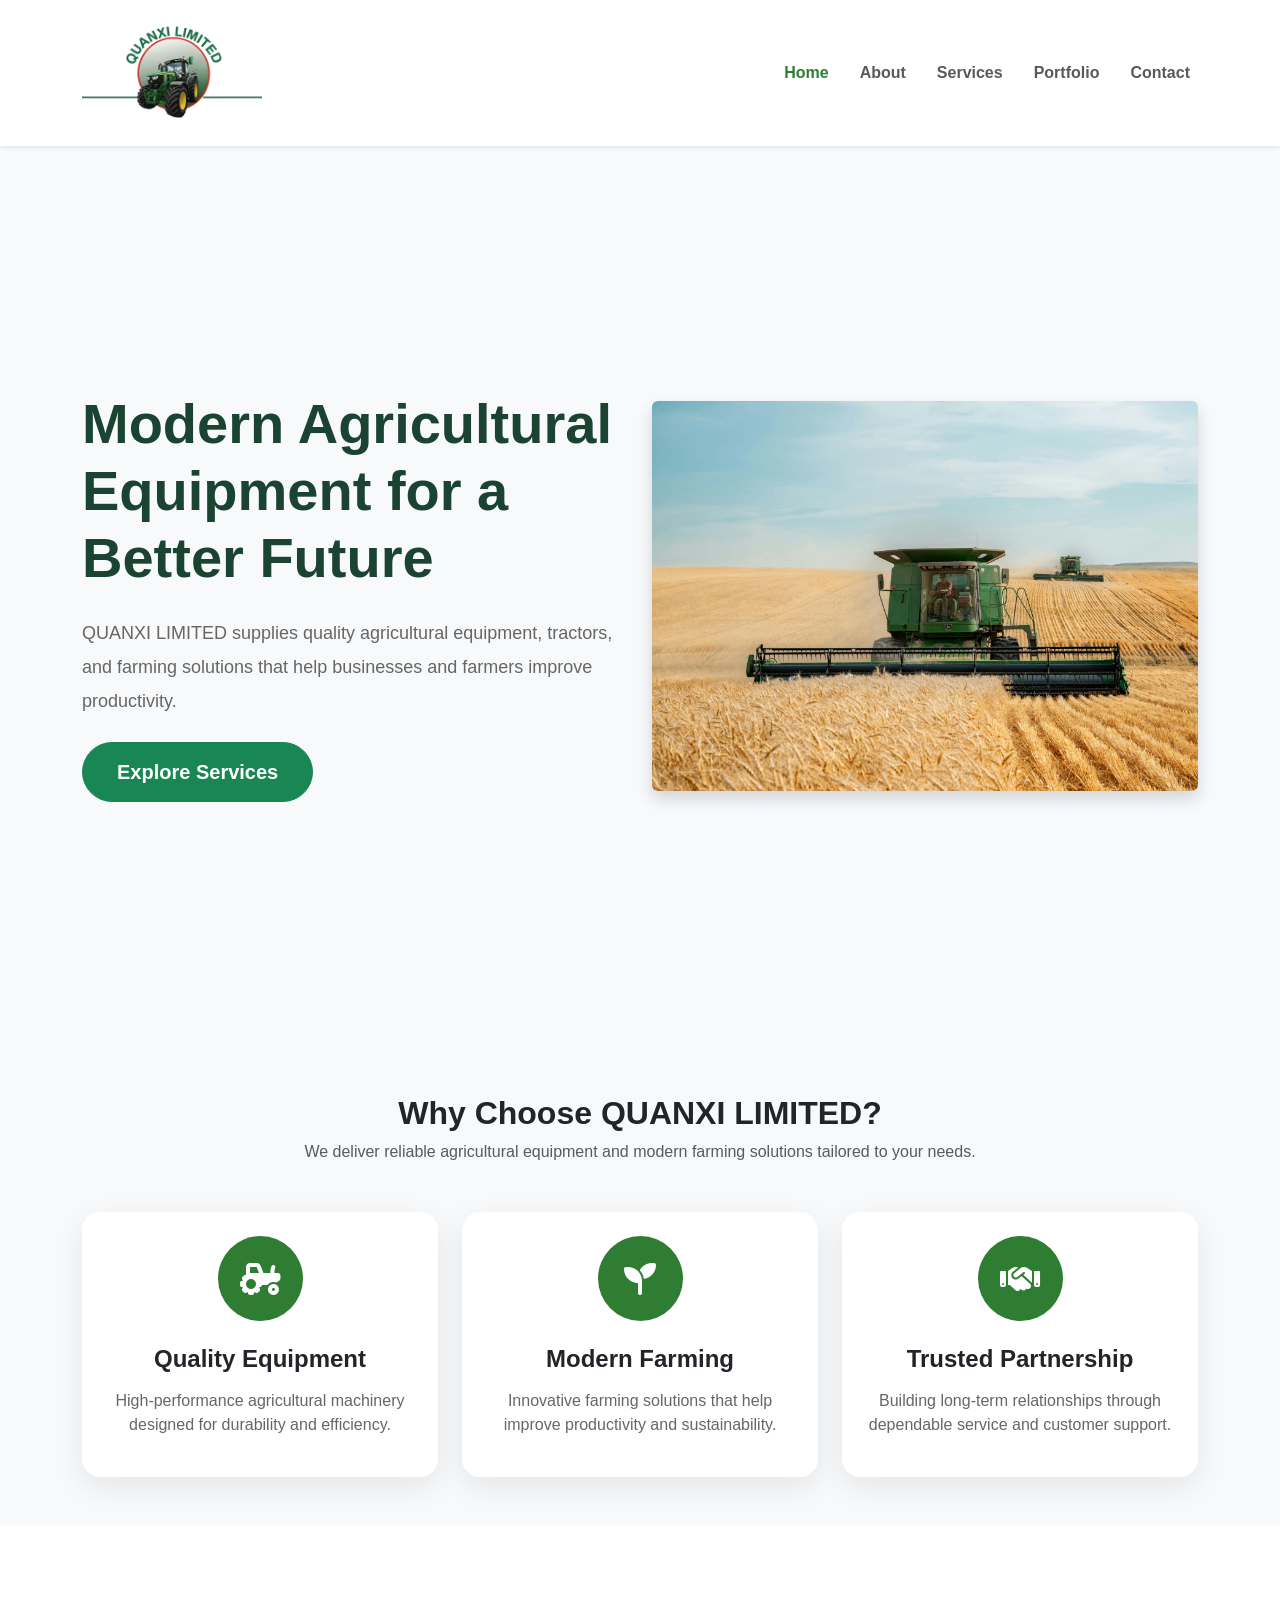
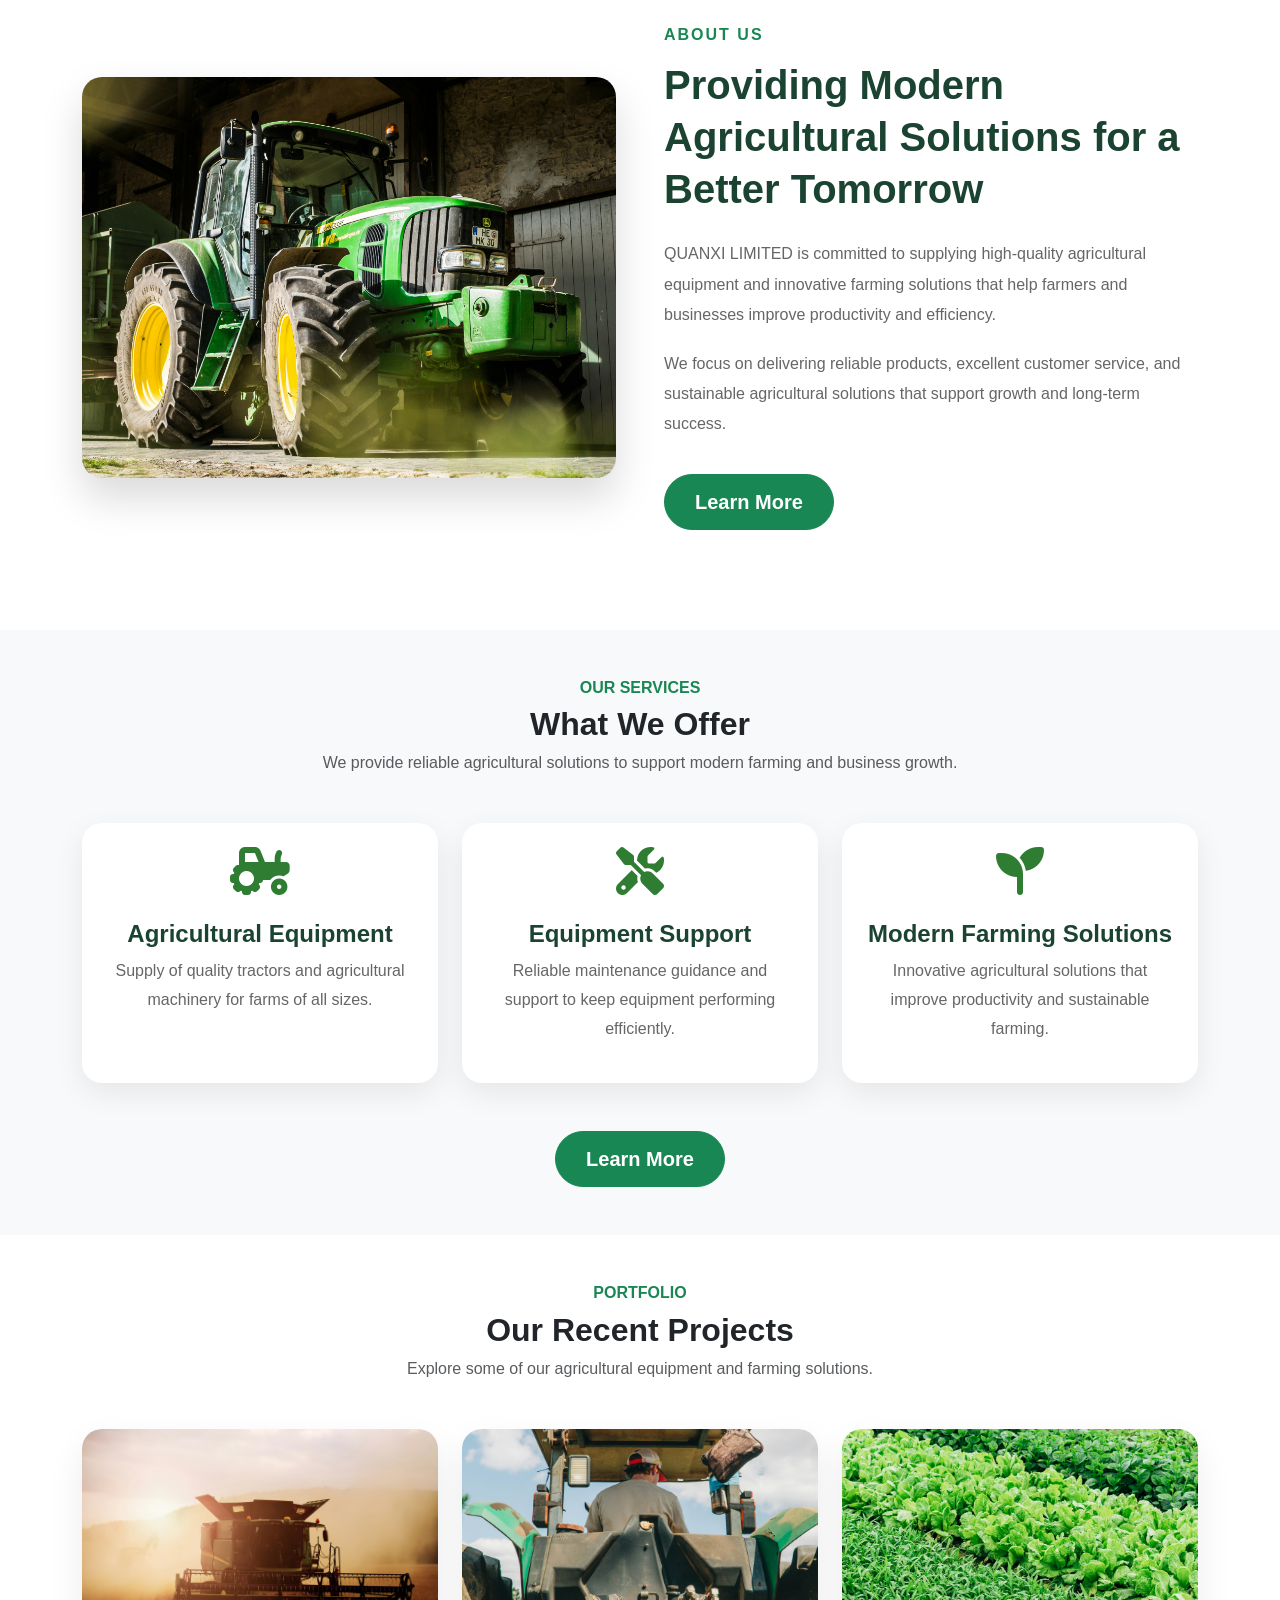
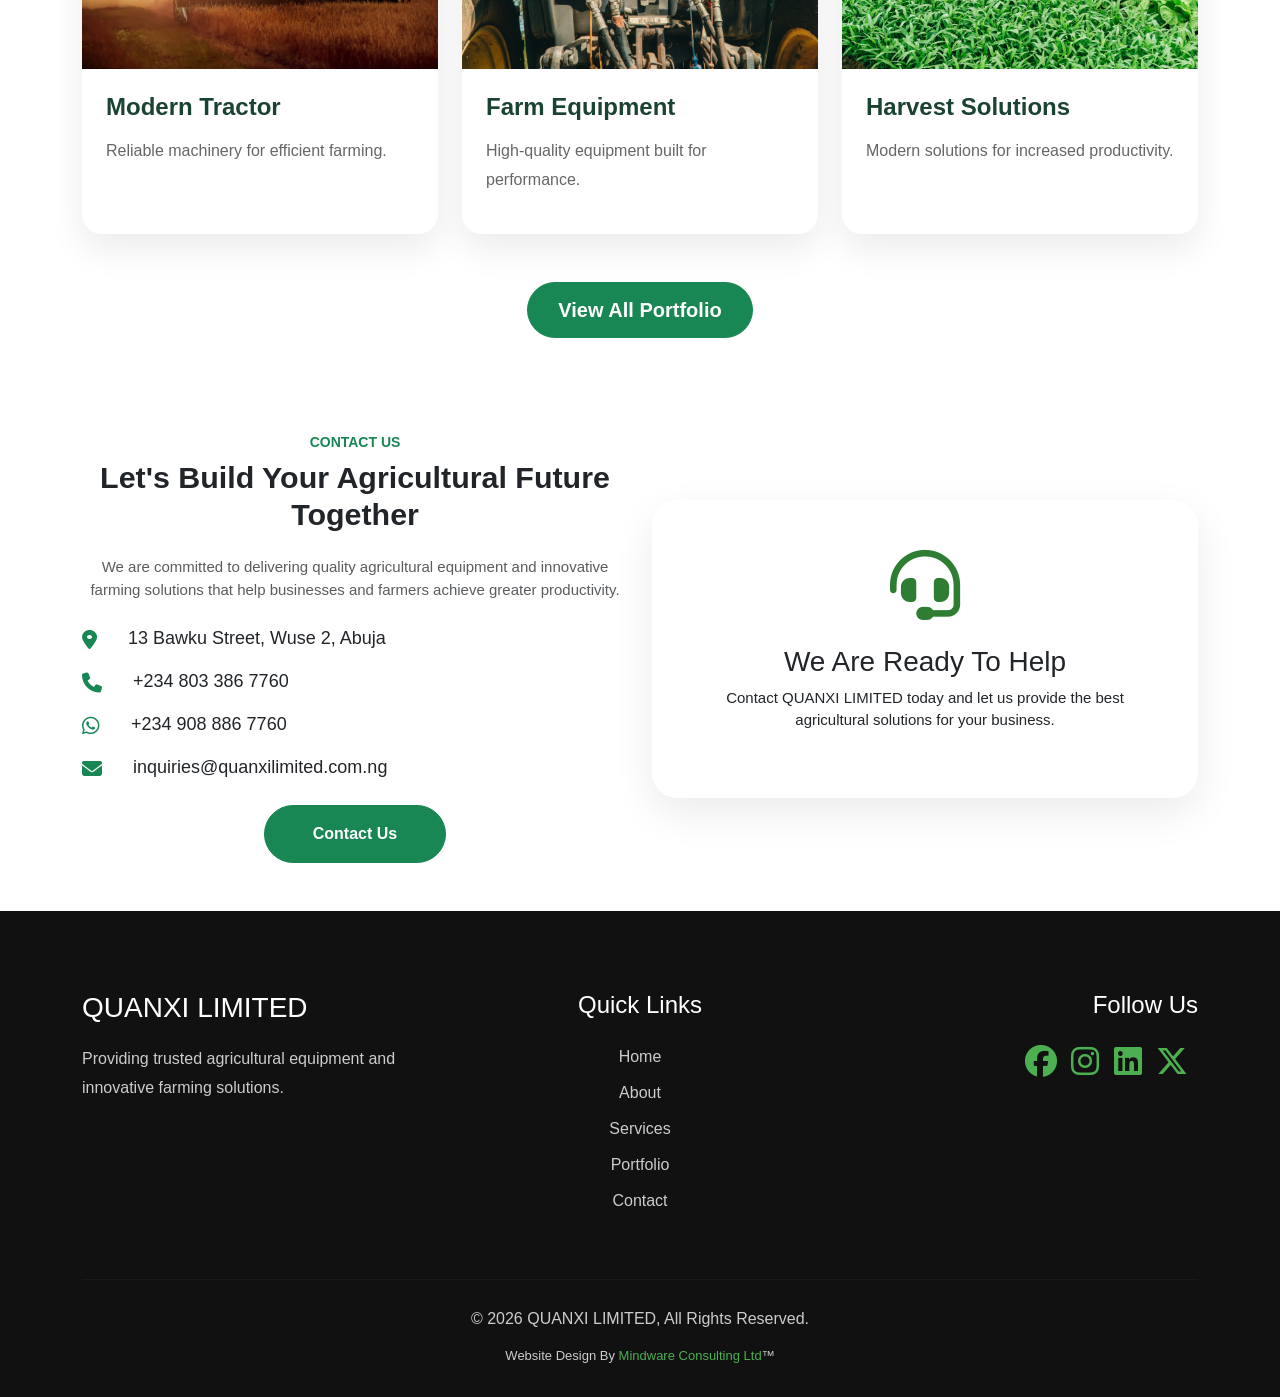
<file: index.html>
<!DOCTYPE html>
<html lang="en">
<head>
    <meta charset="UTF-8">
    <meta name="viewport" content="width=device-width, initial-scale=1.0">

    <title>QUANXI LIMITED</title>

    <link href="https://cdn.jsdelivr.net/npm/bootstrap@5.3.8/dist/css/bootstrap.min.css" rel="stylesheet" integrity="sha384-sRIl4kxILFvY47J16cr9ZwB07vP4J8+LH7qKQnuqkuIAvNWLzeN8tE5YBujZqJLB" crossorigin="anonymous">
    <link rel="stylesheet" href="https://cdnjs.cloudflare.com/ajax/libs/font-awesome/6.7.2/css/all.min.css">
    <link rel="stylesheet" href="css/style.css">
</head>
<body>
   <nav class="navbar navbar-expand-lg navbar-light bg-white shadow-sm sticky-top">
    <div class="container">

        <a class="navbar-brand" href="/">
            <img src="images/logo/logo.png" class="company-logo" alt="Quanxi Limited">
        </a>

        <button class="navbar-toggler border-0 shadow-none" type="button"
            data-bs-toggle="collapse"
            data-bs-target="#navbarNav">

            <span class="navbar-toggler-icon"></span>

        </button>

        <div class="collapse navbar-collapse justify-content-end" id="navbarNav">

            <ul class="navbar-nav">

                <li class="nav-item">
                    <a class="nav-link active" href="/">Home</a>
                </li>

                <li class="nav-item">
                    <a class="nav-link" href="/about">About</a>
                </li>

                <li class="nav-item">
                    <a class="nav-link" href="/services">Services</a>
                </li>

                <li class="nav-item">
                    <a class="nav-link" href="/portfolio">Portfolio</a>
                </li>

                <li class="nav-item">
                    <a class="nav-link" href="/contact">Contact</a>
                </li>

            </ul>

        </div>

    </div>
</nav>
<section class="hero d-flex align-items-center">
    <div class="container">
        <div class="row align-items-center">

            <div class="col-lg-6">
                <h1 class="display-4 fw-bold">
                    Modern Agricultural Equipment for a Better Future
                </h1>

                <p class="lead my-4">
                    QUANXI LIMITED supplies quality agricultural equipment,
                    tractors, and farming solutions that help businesses and
                    farmers improve productivity.
                </p>

                <a href="/services" class="btn btn-success btn-lg">
                    Explore Services
                </a>
            </div>

            <div class="col-lg-6 text-center">
                <img src="images/hero/hero.jpg"
                     class="img-fluid rounded shadow"
                     alt="Agricultural Equipment">
            </div>

        </div>
    </div>
</section>
<!-- Why Choose Us -->
<section class="py-5 bg-light">
    <div class="container">

        <div class="text-center mb-5">
            <h2 class="fw-bold">Why Choose QUANXI LIMITED?</h2>
            <p class="text-muted">
                We deliver reliable agricultural equipment and modern farming solutions tailored to your needs.
            </p>
        </div>

        <div class="row g-4">

            <!-- Card 1 -->
            <div class="col-md-4">
                <div class="feature-card text-center p-4 h-100">
                    <div class="icon-box">
                        <i class="fas fa-tractor"></i>
                    </div>

                    <h4 class="mt-4">Quality Equipment</h4>

                    <p>
                        High-performance agricultural machinery designed for durability and efficiency.
                    </p>
                </div>
            </div>

            <!-- Card 2 -->
            <div class="col-md-4">
                <div class="feature-card text-center p-4 h-100">
                    <div class="icon-box">
                        <i class="fas fa-seedling"></i>
                    </div>

                    <h4 class="mt-4">Modern Farming</h4>

                    <p>
                        Innovative farming solutions that help improve productivity and sustainability.
                    </p>
                </div>
            </div>

            <!-- Card 3 -->
            <div class="col-md-4">
                <div class="feature-card text-center p-4 h-100">
                    <div class="icon-box">
                        <i class="fas fa-handshake"></i>
                    </div>

                    <h4 class="mt-4">Trusted Partnership</h4>

                    <p>
                        Building long-term relationships through dependable service and customer support.
                    </p>
                </div>
            </div>

        </div>

    </div>
</section>
<!-- About Section -->
<section class="about-section">
    <div class="container">

        <div class="row align-items-center g-5">

            <!-- Image -->
            <div class="col-lg-6">
                <img src="images/about/about.jpg"
                     class="img-fluid"
                     alt="About QUANXI LIMITED">
            </div>

            <!-- Content -->
            <div class="col-lg-6">

                <h6 class="text-success text-uppercase fw-bold">
                    About Us
                </h6>

                <h2 class="fw-bold mb-4">
                    Providing Modern Agricultural Solutions for a Better Tomorrow
                </h2>

                <p>
                    QUANXI LIMITED is committed to supplying high-quality agricultural equipment and innovative farming solutions that help farmers and businesses improve productivity and efficiency.
                </p>

                <p>
                    We focus on delivering reliable products, excellent customer service, and sustainable agricultural solutions that support growth and long-term success.
                </p>

                <a href="/about" class="btn btn-success btn-lg mt-3">
                    Learn More
                </a>

            </div>

        </div>

    </div>
</section>
<!-- Services Section -->
<section class="services-section py-5 bg-light">

    <div class="container">

        <div class="text-center mb-5">
            <h6 class="text-success text-uppercase fw-bold">
                Our Services
            </h6>

            <h2 class="fw-bold">
                What We Offer
            </h2>

            <p class="text-muted">
                We provide reliable agricultural solutions to support modern farming and business growth.
            </p>
        </div>

        <div class="row g-4">

            <!-- Service 1 -->
            <div class="col-md-4">
                <div class="service-card text-center p-4 h-100">
                    <i class="fas fa-tractor service-icon"></i>
                    <h4 class="mt-4">Agricultural Equipment</h4>
                    <p>
                        Supply of quality tractors and agricultural machinery for farms of all sizes.
                    </p>
                </div>
            </div>

            <!-- Service 2 -->
            <div class="col-md-4">
                <div class="service-card text-center p-4 h-100">
                    <i class="fas fa-screwdriver-wrench service-icon"></i>
                    <h4 class="mt-4">Equipment Support</h4>
                    <p>
                        Reliable maintenance guidance and support to keep equipment performing efficiently.
                    </p>
                </div>
            </div>

            <!-- Service 3 -->
            <div class="col-md-4">
                <div class="service-card text-center p-4 h-100">
                    <i class="fas fa-seedling service-icon"></i>
                    <h4 class="mt-4">Modern Farming Solutions</h4>
                    <p>
                        Innovative agricultural solutions that improve productivity and sustainable farming.
                    </p>
                </div>
            </div>
            <div class="text-center mt-5">
            <a href="/services" class="btn btn-success btn-lg">
            Learn More
            </a>
            </div>
        </div>
    </div>
</section>
<!-- Portfolio Preview -->
<section class="portfolio-section py-5">

    <div class="container">

        <div class="text-center mb-5">

            <h6 class="text-success text-uppercase fw-bold">
                Portfolio
            </h6>

            <h2 class="fw-bold">
                Our Recent Projects
            </h2>

            <p class="text-muted">
                Explore some of our agricultural equipment and farming solutions.
            </p>

        </div>

        <div class="row g-4">

            <div class="col-md-4">
                <div class="portfolio-card">
                    <img src="images/portfolio/portfolio1.jpg" class="img-fluid" alt="">
                    <div class="p-4">
                        <h4>Modern Tractor</h4>
                        <p>Reliable machinery for efficient farming.</p>
                    </div>
                </div>
            </div>

            <div class="col-md-4">
                <div class="portfolio-card">
                    <img src="images/portfolio/portfolio2.jpg" class="img-fluid" alt="">
                    <div class="p-4">
                        <h4>Farm Equipment</h4>
                        <p>High-quality equipment built for performance.</p>
                    </div>
                </div>
            </div>

            <div class="col-md-4">
                <div class="portfolio-card">
                    <img src="images/portfolio/portfolio3.jpg" class="img-fluid" alt="">
                    <div class="p-4">
                        <h4>Harvest Solutions</h4>
                        <p>Modern solutions for increased productivity.</p>
                    </div>
                </div>
            </div>

        </div>

        <div class="text-center mt-5">

            <a href="/portfolio" class="btn btn-success btn-lg">
                View All Portfolio
            </a>

        </div>

    </div>
</section>
<!-- ================= Contact Preview ================= -->

<section class="contact-preview py-5">

    <div class="container">

        <div class="row align-items-center">

            <div class="col-lg-6">

                <h6 class="text-success text-uppercase fw-bold">
                    Contact Us
                </h6>

                <h2 class="fw-bold mb-4">
                    Let's Build Your Agricultural Future Together
                </h2>

                <p class="text-muted mb-4">
                    We are committed to delivering quality agricultural
                    equipment and innovative farming solutions that help
                    businesses and farmers achieve greater productivity.
                </p>

                <div class="contact-item mb-3">

                    <i class="fas fa-map-marker-alt text-success me-3"></i>

                    13 Bawku Street, Wuse 2, Abuja

                </div>

                <div class="contact-item mb-3">

                    <i class="fas fa-phone text-success me-3"></i>

                    +234 803 386 7760

                </div>

                <div class="contact-item mb-3">

                    <i class="fab fa-whatsapp text-success me-3"></i>

                    +234 908 886 7760

                </div>

                <div class="contact-item mb-4">

                    <i class="fas fa-envelope text-success me-3"></i>

                    inquiries@quanxilimited.com.ng

                </div>

                <a href="/contact" class="btn btn-success rounded-pill px-5 py-3">

                    Contact Us

                </a>

            </div>

            <div class="col-lg-6">

                <div class="contact-box">

                    <i class="fas fa-headset"></i>

                    <h3>

                        We Are Ready To Help

                    </h3>

                    <p>

                        Contact QUANXI LIMITED today and let us provide
                        the best agricultural solutions for your business.

                    </p>

                </div>

            </div>

        </div>

    </div>

</section>
<!-- ================= Footer ================= -->

<footer class="footer">

<div class="container">

<div class="row gy-4">

<div class="col-lg-4 text-center text-lg-start">

<h3>QUANXI LIMITED</h3>

<p>
Providing trusted agricultural equipment
and innovative farming solutions.
</p>

</div>

<div class="col-lg-4 text-center">

<h4>Quick Links</h4>

<ul class="list-unstyled footer-links">

<li><a href="/">Home</a></li>

<li><a href="/about">About</a></li>

<li><a href="/services">Services</a></li>

<li><a href="/portfolio">Portfolio</a></li>

<li><a href="/contact">Contact</a></li>

</ul>

</div>

<div class="col-lg-4 text-center text-lg-end">

<h4>Follow Us</h4>

<div class="social-icons">

<a href="#"><i class="fab fa-facebook fa-2x"></i></a>

<a href="#"><i class="fab fa-instagram fa-2x"></i></a>

<a href="#"><i class="fab fa-linkedin fa-2x"></i></a>

<a href="#"><i class="fab fa-x-twitter fa-2x"></i></a>

</div>

</div>

</div>

<hr>

<p class="text-center mb-0">

© 2026 QUANXI LIMITED, All Rights Reserved.

</p>

<p class="text-center footer-credit mb-0">
Website Design By <a href="https://mindwareconsult.com.ng/" target="_blank" rel="noopener noreferrer" class="footer-credit-link">Mindware Consulting Ltd</a>&#8482;

</p>

</div>

</footer>

<script src="https://cdn.jsdelivr.net/npm/bootstrap@5.3.8/dist/js/bootstrap.bundle.min.js"></script>

</body>
</html>
</file>
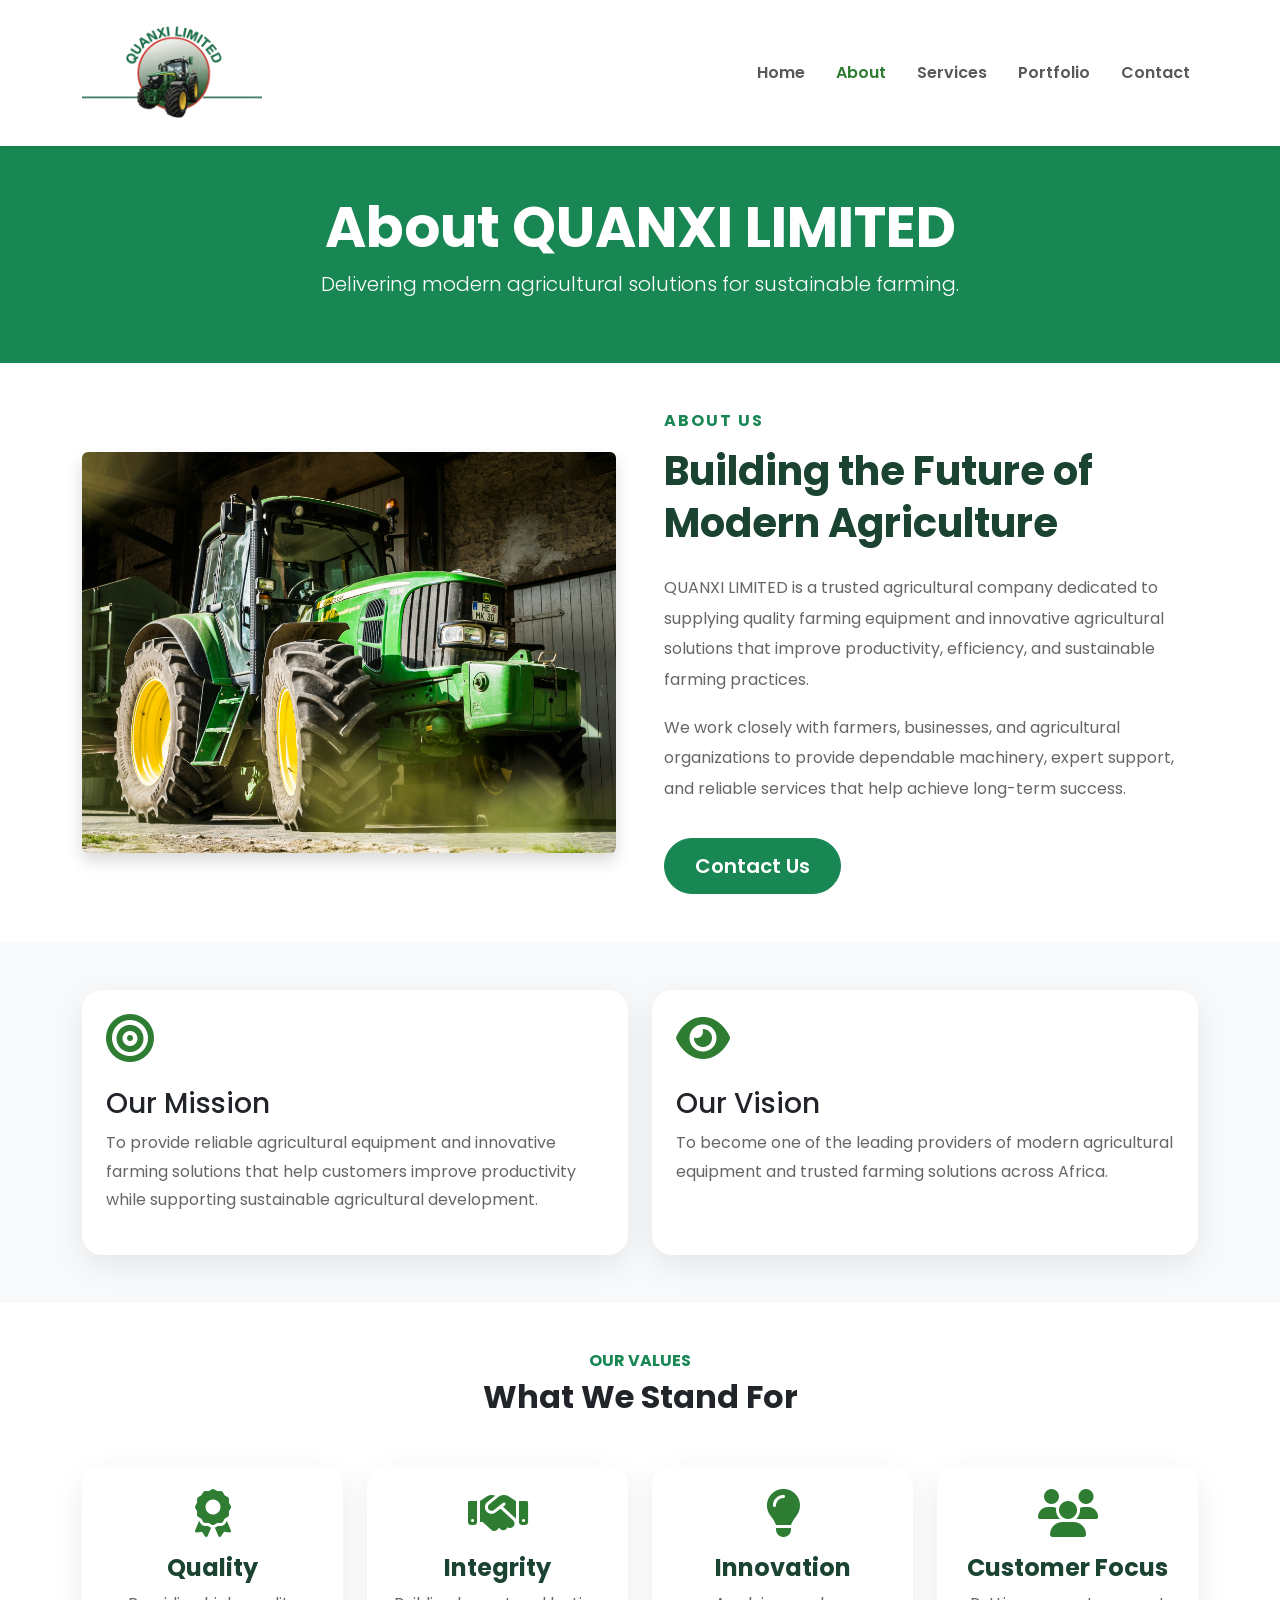
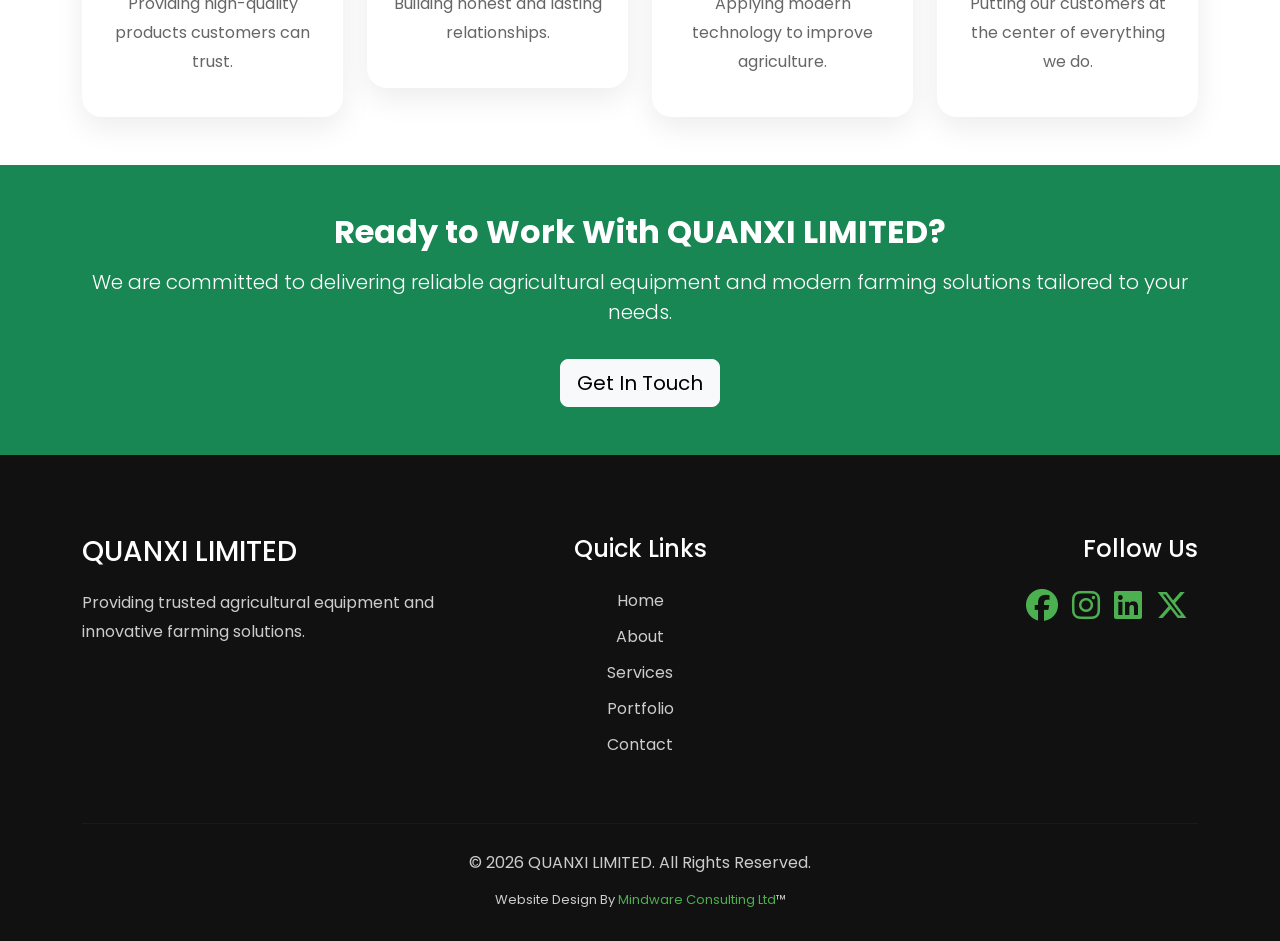
<file: about.html>
<!DOCTYPE html>
<html lang="en">
<head>
    <meta charset="UTF-8">
    <meta name="viewport" content="width=device-width, initial-scale=1.0">
    <title>About - QUANXI LIMITED</title>

    <link href="https://cdn.jsdelivr.net/npm/bootstrap@5.3.8/dist/css/bootstrap.min.css" rel="stylesheet">

    <link rel="stylesheet" href="https://cdnjs.cloudflare.com/ajax/libs/font-awesome/6.7.2/css/all.min.css">

    <link href="https://fonts.googleapis.com/css2?family=Poppins:wght@300;400;500;600;700;800&display=swap" rel="stylesheet">

    <link rel="stylesheet" href="css/style.css">
</head>

<body>

<!-- Navbar -->

<nav class="navbar navbar-expand-lg bg-white shadow-sm">
    <div class="container">

        <a class="navbar-brand d-flex align-items-center" href="/">

    <img src="images/logo/logo.png"
     class="company-logo img-fluid"
     alt="QUANXI LIMITED">


</a>
        <button class="navbar-toggler" type="button" data-bs-toggle="collapse" data-bs-target="#navbarNav">
            <span class="navbar-toggler-icon"></span>
        </button>

        <div class="collapse navbar-collapse" id="navbarNav">

            <ul class="navbar-nav ms-auto">

                <li class="nav-item">
                    <a class="nav-link" href="/">Home</a>
                </li>

                <li class="nav-item">
                    <a class="nav-link active" href="/about">About</a>
                </li>

                <li class="nav-item">
                    <a class="nav-link" href="/services">Services</a>
                </li>

                <li class="nav-item">
                    <a class="nav-link" href="/portfolio">Portfolio</a>
                </li>

                <li class="nav-item">
                    <a class="nav-link" href="/contact">Contact</a>
                </li>

            </ul>

        </div>

    </div>
</nav>

<!-- Hero -->

<section class="bg-success text-white text-center py-5">

    <div class="container">

        <h1 class="display-4 fw-bold">
            About QUANXI LIMITED
        </h1>

        <p class="lead">
            Delivering modern agricultural solutions for sustainable farming.
        </p>

    </div>

</section>
<!-- Company Story -->
<section class="about-section py-5">

    <div class="container">

        <div class="row align-items-center g-5">

            <div class="col-lg-6">

                <img src="images/about/about.jpg"
                     class="img-fluid rounded shadow"
                     alt="About QUANXI LIMITED">

            </div>

            <div class="col-lg-6">

                <h6 class="text-success text-uppercase fw-bold">
                    About Us
                </h6>

                <h2 class="fw-bold mb-4">
                    Building the Future of Modern Agriculture
                </h2>

                <p>
                    QUANXI LIMITED is a trusted agricultural company dedicated to supplying quality farming equipment and innovative agricultural solutions that improve productivity, efficiency, and sustainable farming practices.
                </p>

                <p>
                    We work closely with farmers, businesses, and agricultural organizations to provide dependable machinery, expert support, and reliable services that help achieve long-term success.
                </p>

                <a href="/contact" class="btn btn-success btn-lg mt-3">
                    Contact Us
                </a>

            </div>

        </div>

    </div>

</section>
<!-- Mission & Vision -->

<section class="py-5 bg-light">

    <div class="container">

        <div class="row g-4">

            <div class="col-lg-6">

                <div class="service-card p-4 h-100">

                    <i class="fas fa-bullseye service-icon"></i>

                    <h3 class="mt-4">
                        Our Mission
                    </h3>

                    <p>
                        To provide reliable agricultural equipment and innovative farming solutions that help customers improve productivity while supporting sustainable agricultural development.
                    </p>

                </div>

            </div>

            <div class="col-lg-6">

                <div class="service-card p-4 h-100">

                    <i class="fas fa-eye service-icon"></i>

                    <h3 class="mt-4">
                        Our Vision
                    </h3>

                    <p>
                        To become one of the leading providers of modern agricultural equipment and trusted farming solutions across Africa.
                    </p>

                </div>

            </div>

        </div>

    </div>

</section>
<!-- Core Values -->

<section class="py-5">

<div class="container">

<div class="text-center mb-5">

<h6 class="text-success fw-bold">
OUR VALUES
</h6>

<h2 class="fw-bold">
What We Stand For
</h2>

</div>

<div class="row g-4">

<div class="col-md-3">

<div class="service-card text-center p-4">

<i class="fas fa-award service-icon"></i>

<h4 class="mt-3">
Quality
</h4>

<p>
Providing high-quality products customers can trust.
</p>

</div>

</div>

<div class="col-md-3">

<div class="service-card text-center p-4">

<i class="fas fa-handshake service-icon"></i>

<h4 class="mt-3">
Integrity
</h4>

<p>
Building honest and lasting relationships.
</p>

</div>

</div>

<div class="col-md-3">

<div class="service-card text-center p-4">

<i class="fas fa-lightbulb service-icon"></i>

<h4 class="mt-3">
Innovation
</h4>

<p>
Applying modern technology to improve agriculture.
</p>

</div>

</div>

<div class="col-md-3">

<div class="service-card text-center p-4">

<i class="fas fa-users service-icon"></i>

<h4 class="mt-3">
Customer Focus
</h4>

<p>
Putting our customers at the center of everything we do.
</p>

</div>

</div>

</div>

</div>

</section>
<section class="py-5 bg-success text-white text-center">

<div class="container">

<h2 class="fw-bold">
Ready to Work With QUANXI LIMITED?
</h2>

<p class="lead mt-3">
We are committed to delivering reliable agricultural equipment and modern farming solutions tailored to your needs.
</p>

<a href="/contact" class="btn btn-light btn-lg mt-3">
Get In Touch
</a>

</div>

</section>
<!-- ================= Footer ================= -->

<footer class="footer">

    <div class="container">

        <div class="row gy-4">

            <div class="col-lg-4 text-center text-lg-start">

                <h3>QUANXI LIMITED</h3>

                <p>
                    Providing trusted agricultural equipment
                    and innovative farming solutions.
                </p>

            </div>

            <div class="col-lg-4 text-center">

                <h4>Quick Links</h4>

                <ul class="list-unstyled footer-links">

                    <li><a href="/">Home</a></li>

                    <li><a href="/about">About</a></li>

                    <li><a href="/services">Services</a></li>

                    <li><a href="/portfolio">Portfolio</a></li>

                    <li><a href="/contact">Contact</a></li>

                </ul>

            </div>

            <div class="col-lg-4 text-center text-lg-end">

                <h4>Follow Us</h4>

                <div class="social-icons">

                    <a href="#"><i class="fab fa-facebook fa-2x"></i></a>

                    <a href="#"><i class="fab fa-instagram fa-2x"></i></a>

                    <a href="#"><i class="fab fa-linkedin fa-2x"></i></a>

                    <a href="#"><i class="fab fa-x-twitter fa-2x"></i></a>

                </div>

            </div>

        </div>

        <hr>

        <p class="text-center mb-0">

            © 2026 QUANXI LIMITED. All Rights Reserved.

        </p>

        <p class="text-center footer-credit mb-0">

            Website Design By <a href="https://mindwareconsult.com.ng/" target="_blank" rel="noopener noreferrer" class="footer-credit-link">Mindware Consulting Ltd</a>&#8482;

        </p>

    </div>

</footer>

<script src="https://cdn.jsdelivr.net/npm/bootstrap@5.3.8/dist/js/bootstrap.bundle.min.js"></script>

</body>
</html>
</file>
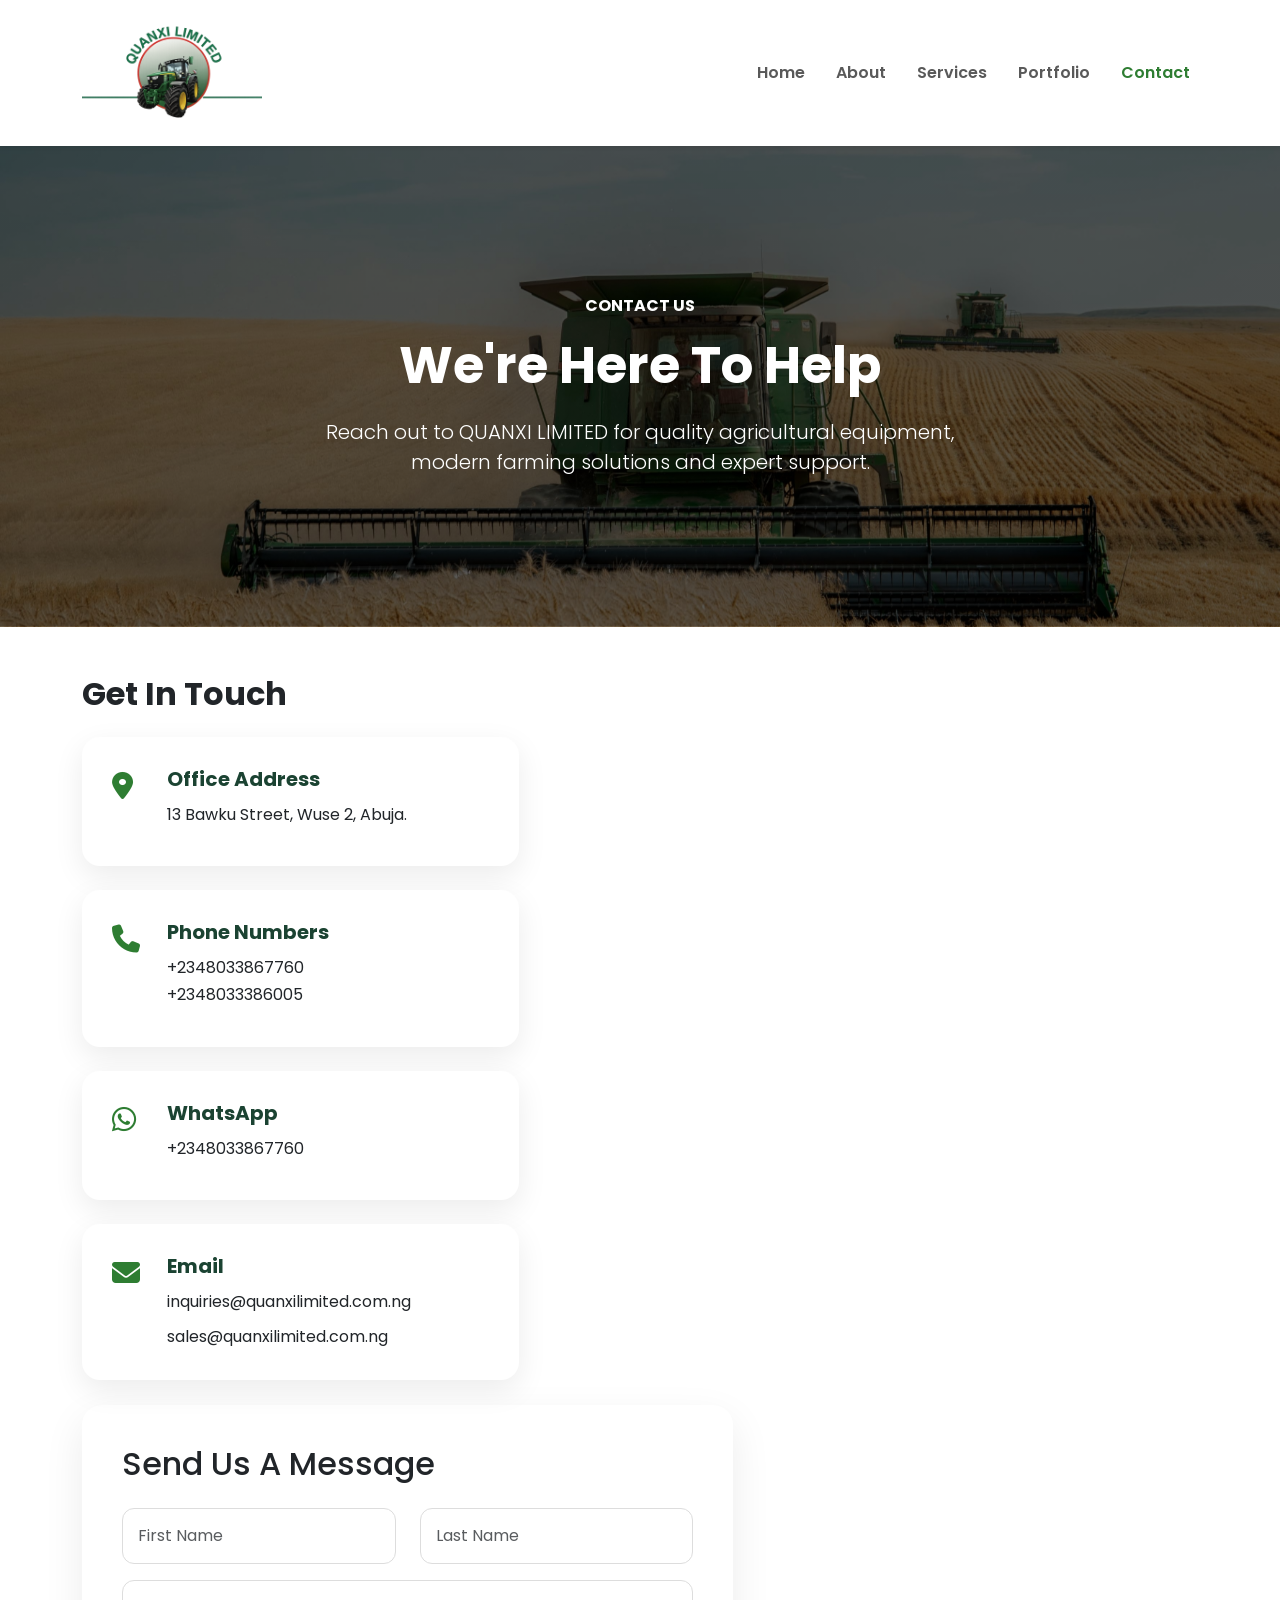
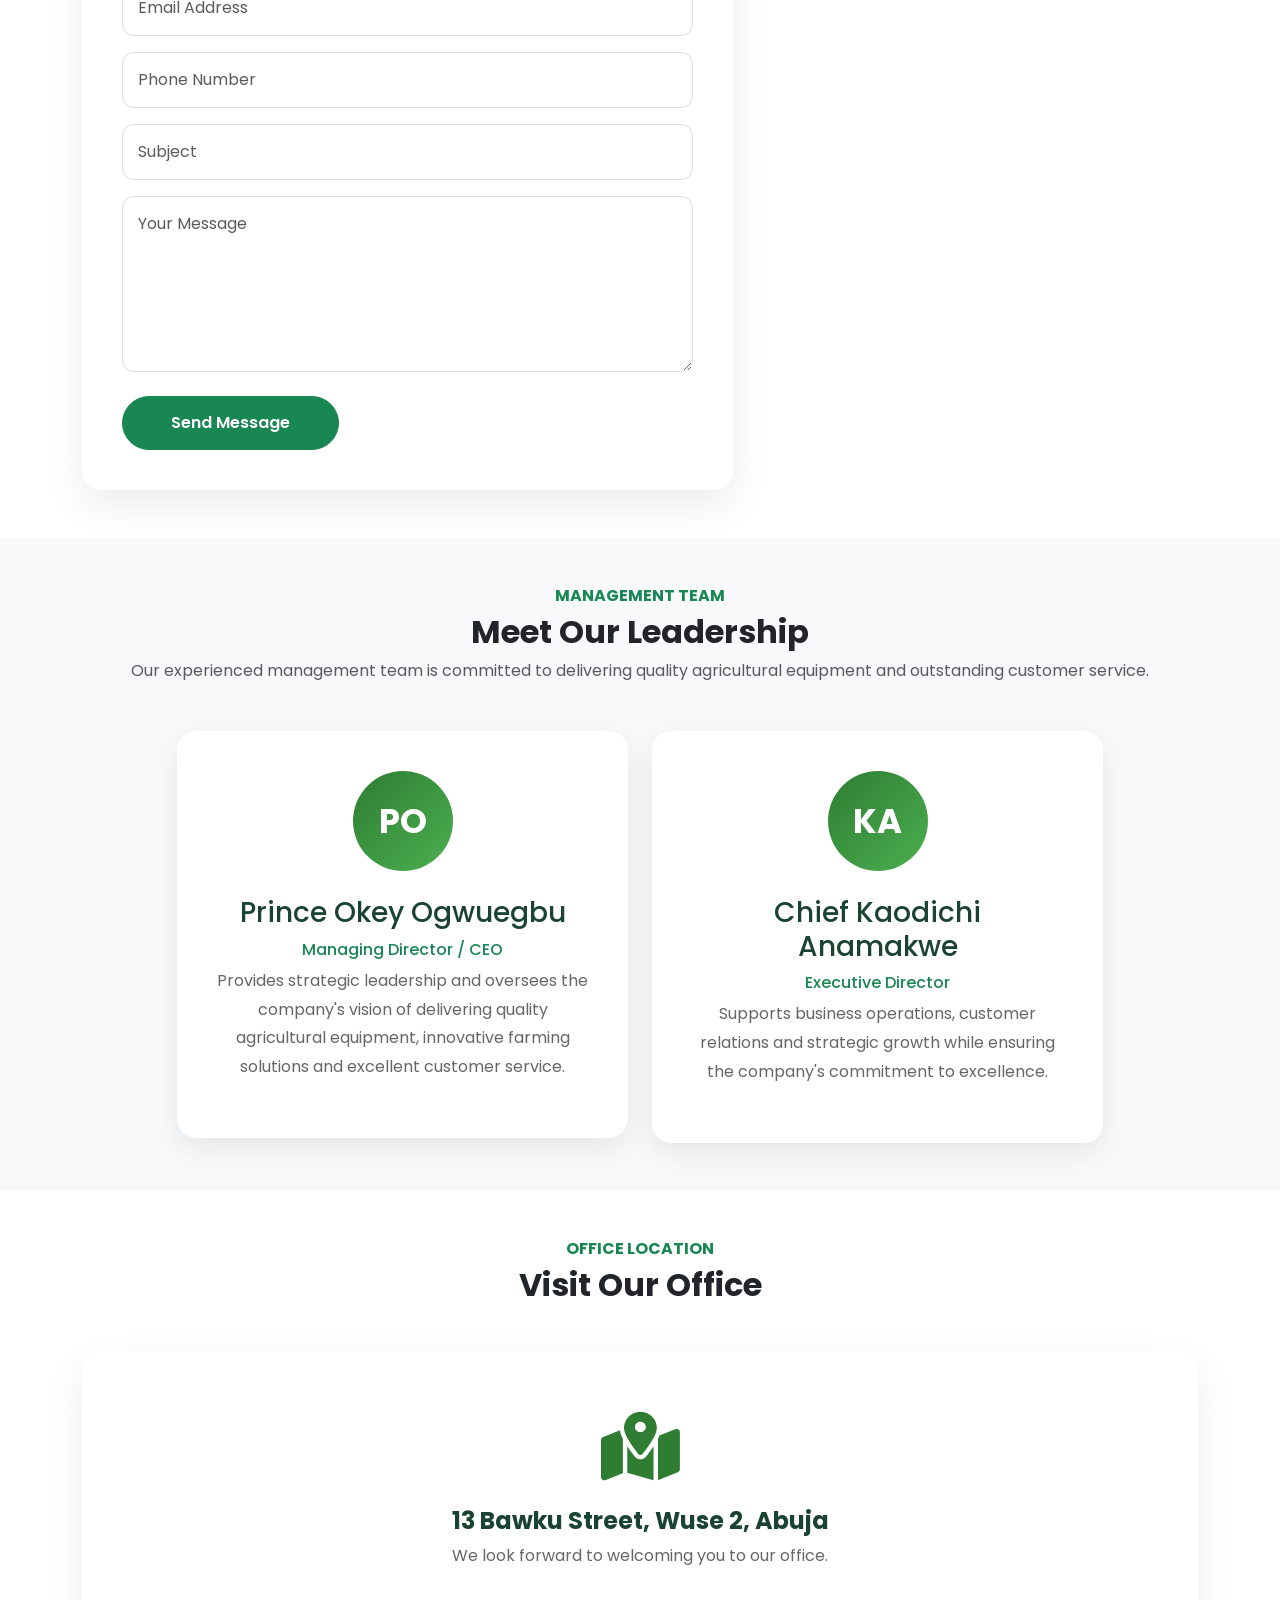
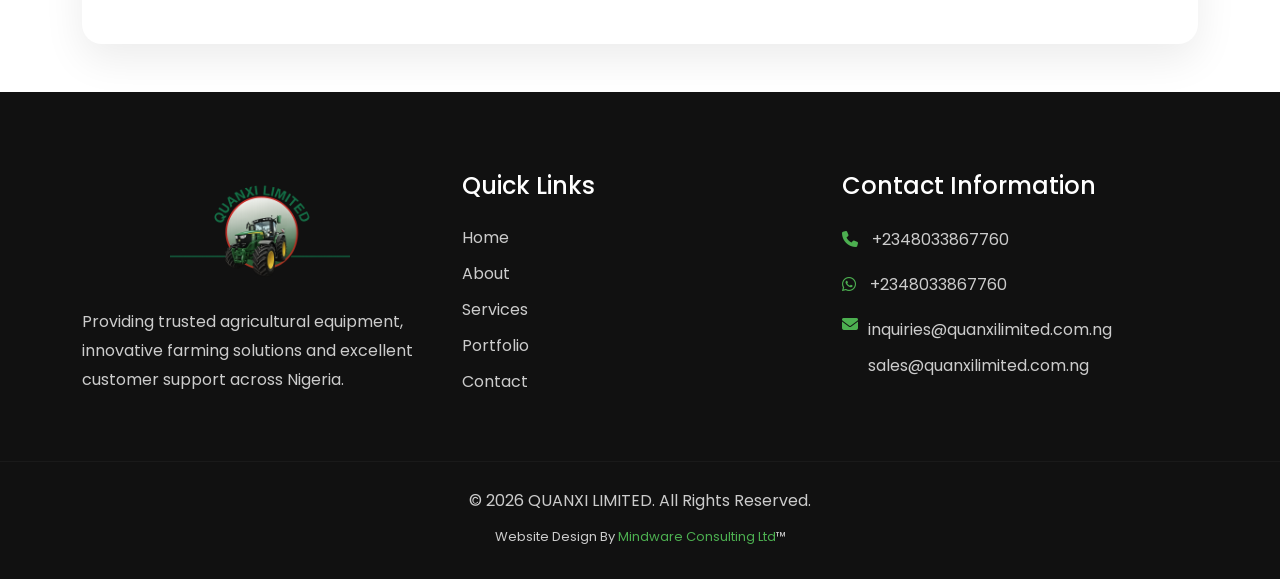
<file: contact.html>
<!DOCTYPE html>
<html lang="en">

<head>

    <meta charset="UTF-8">

    <meta name="viewport" content="width=device-width, initial-scale=1.0">

    <title>Contact | QUANXI LIMITED</title>

    <link href="https://cdn.jsdelivr.net/npm/bootstrap@5.3.8/dist/css/bootstrap.min.css" rel="stylesheet">

    <link rel="stylesheet" href="https://cdnjs.cloudflare.com/ajax/libs/font-awesome/6.7.2/css/all.min.css">

    <link href="https://fonts.googleapis.com/css2?family=Poppins:wght@300;400;500;600;700;800&display=swap"
        rel="stylesheet">

    <link rel="stylesheet" href="css/style.css">

</head>

<body>

    <!-- ================= NAVBAR ================= -->

    <nav class="navbar navbar-expand-lg bg-white shadow-sm sticky-top">

        <div class="container">

            <a class="navbar-brand d-flex align-items-center" href="/">

                <img src="images/logo/logo.png" class="company-logo img-fluid" alt="QUANXI LIMITED">

            </a>

            <button class="navbar-toggler" type="button" data-bs-toggle="collapse" data-bs-target="#navbarNav">

                <span class="navbar-toggler-icon"></span>

            </button>

            <div class="collapse navbar-collapse" id="navbarNav">

                <ul class="navbar-nav ms-auto">

                    <li class="nav-item">
                        <a class="nav-link" href="/">Home</a>
                    </li>

                    <li class="nav-item">
                        <a class="nav-link" href="/about">About</a>
                    </li>

                    <li class="nav-item">
                        <a class="nav-link" href="/services">Services</a>
                    </li>

                    <li class="nav-item">
                        <a class="nav-link" href="/portfolio">Portfolio</a>
                    </li>

                    <li class="nav-item">
                        <a class="nav-link active" href="/contact">

                            Contact

                        </a>
                    </li>

                </ul>

            </div>

        </div>

    </nav>

    <!-- ================= HERO ================= -->

    <section class="contact-hero">

        <div class="container text-center">

            <h6 class="text-uppercase fw-bold">

                CONTACT US

            </h6>

            <h1 class="display-3 fw-bold">

                We're Here To Help

            </h1>

            <p class="lead">

                Reach out to QUANXI LIMITED for quality agricultural
                equipment, modern farming solutions and expert support.

            </p>

        </div>

    </section>

    <!-- ================= CONTACT ================= -->

    <section class="contact-section py-5">

        <div class="container">

            <div class="row g-5">

                <!-- LEFT -->

                <div class="col-lg-5">

                    <h2 class="fw-bold mb-4">

                        Get In Touch

                    </h2>

                    <div class="contact-card mb-4">

                        <i class="fas fa-map-marker-alt"></i>

                        <div>

                            <h5>

                                Office Address

                            </h5>

                            <p>

                                13 Bawku Street,
                                Wuse 2,
                                Abuja.

                            </p>

                        </div>

                    </div>

                    <div class="contact-card mb-4">

                        <i class="fas fa-phone"></i>

                        <div>

                            <h5>

                                Phone Numbers

                            </h5>

                            <p>

                                +2348033867760

                                <br>

                                +2348033386005

                            </p>

                        </div>

                    </div>

                    <div class="contact-card mb-4">

                        <i class="fab fa-whatsapp"></i>

                        <div>

                            <h5>

                                WhatsApp

                            </h5>

                            <p>

                                +2348033867760

                            </p>

                        </div>

                    </div>

                    <div class="contact-card">

                        <i class="fas fa-envelope"></i>

                        <div>

                            <h5>

                                Email

                            </h5>

                            <div>

                                <p class="mb-2">
                                    inquiries@quanxilimited.com.ng
                                </p>

                                <p class="mb-0">
                                    sales@quanxilimited.com.ng
                                </p>

                            </div>

                        </div>

                    </div>

                </div>

            </div>

            <!-- RIGHT -->

            <div class="col-lg-7">

                <div class="form-box">

                    <h2 class="mb-4">

                        Send Us A Message

                    </h2>

                    <form>

                        <div class="row">

                            <div class="col-md-6 mb-3">

                                <input type="text" class="form-control" placeholder="First Name">

                            </div>

                            <div class="col-md-6 mb-3">

                                <input type="text" class="form-control" placeholder="Last Name">

                            </div>

                        </div>

                        <input type="email" class="form-control mb-3" placeholder="Email Address">

                        <input type="text" class="form-control mb-3" placeholder="Phone Number">

                        <input type="text" class="form-control mb-3" placeholder="Subject">

                        <textarea rows="6" class="form-control mb-4" placeholder="Your Message"></textarea>

                        <button type="button" class="btn btn-success rounded-pill px-5">
                            Send Message
                        </button>

                    </form>

                </div>

            </div>

        </div>

        </div>

    </section>
    <!-- ================= Management Team ================= -->

    <section class="team-section py-5 bg-light">

        <div class="container">

            <div class="text-center mb-5">

                <h6 class="text-success text-uppercase fw-bold">
                    Management Team
                </h6>

                <h2 class="fw-bold">
                    Meet Our Leadership
                </h2>

                <p class="text-muted">
                    Our experienced management team is committed to delivering
                    quality agricultural equipment and outstanding customer service.
                </p>

            </div>

            <div class="row g-4 justify-content-center">

                <!-- CEO -->

                <div class="col-lg-5">

                    <div class="team-card text-center">

                        <div class="team-avatar">

                            PO

                        </div>

                        <h3>

                            Prince Okey Ogwuegbu

                        </h3>

                        <h6 class="text-success">

                            Managing Director / CEO

                        </h6>

                        <p>

                            Provides strategic leadership and oversees the company's
                            vision of delivering quality agricultural equipment,
                            innovative farming solutions and excellent customer service.

                        </p>

                    </div>

                </div>

                <!-- Director -->

                <div class="col-lg-5">

                    <div class="team-card text-center">

                        <div class="team-avatar">

                            KA

                        </div>

                        <h3>

                            Chief Kaodichi Anamakwe

                        </h3>

                        <h6 class="text-success">

                            Executive Director

                        </h6>

                        <p>

                            Supports business operations, customer relations and
                            strategic growth while ensuring the company's
                            commitment to excellence.

                        </p>

                    </div>

                </div>

            </div>

        </div>

    </section>



    <!-- ================= Office Location ================= -->

    <section class="location-section py-5">

        <div class="container">

            <div class="text-center mb-5">

                <h6 class="text-success text-uppercase fw-bold">

                    Office Location

                </h6>

                <h2 class="fw-bold">

                    Visit Our Office

                </h2>

            </div>

            <div class="location-card">

                <i class="fas fa-map-marked-alt"></i>

                <h4>

                    13 Bawku Street,
                    Wuse 2,
                    Abuja

                </h4>

                <p>

                    We look forward to welcoming you to our office.

                </p>

            </div>

        </div>

    </section>



    <!-- ================= Footer ================= -->

    <footer class="footer">

        <div class="container">

            <div class="row gy-5">

                <div class="col-lg-4">

                    <div class="text-center mb-3">

                        <img src="images/logo/logo.png" class="company-logo img-fluid" alt="QUANXI LIMITED">


                    </div>

                    <p>

                        Providing trusted agricultural equipment,
                        innovative farming solutions and excellent
                        customer support across Nigeria.

                    </p>

                </div>



                <div class="col-lg-4">

                    <h4>

                        Quick Links

                    </h4>

                    <ul class="footer-links">

                        <li><a href="/">Home</a></li>

                        <li><a href="/about">About</a></li>

                        <li><a href="/services">Services</a></li>

                        <li><a href="/portfolio">Portfolio</a></li>

                        <li><a href="/contact">Contact</a></li>

                    </ul>

                </div>



                <div class="col-lg-4">

                    <h4>

                        Contact Information

                    </h4>

                    <p>

                        <i class="fas fa-phone"></i>

                        +2348033867760

                    </p>

                    <p>

                        <i class="fab fa-whatsapp"></i>

                        +2348033867760

                    </p>


                    <div class="d-flex align-items-start mb-3">

                        <i class="fas fa-envelope"></i>

                        <div>

                            <p class="mb-2">
                                inquiries@quanxilimited.com.ng
                            </p>

                            <p class="mb-0">
                                sales@quanxilimited.com.ng
                            </p>

                        </div>

                    </div>

                </div>

            </div>

        </div>

        <hr>

        <p class="text-center mb-0">

            © 2026 QUANXI LIMITED.
            All Rights Reserved.

        </p>

        <p class="text-center footer-credit mb-0">

            Website Design By <a href="https://mindwareconsult.com.ng/" target="_blank" rel="noopener noreferrer" class="footer-credit-link">Mindware Consulting Ltd</a>&#8482;

        </p>

        </div>

    </footer>



    <script src="https://cdn.jsdelivr.net/npm/bootstrap@5.3.8/dist/js/bootstrap.bundle.min.js"></script>

</body>

</html>
</file>
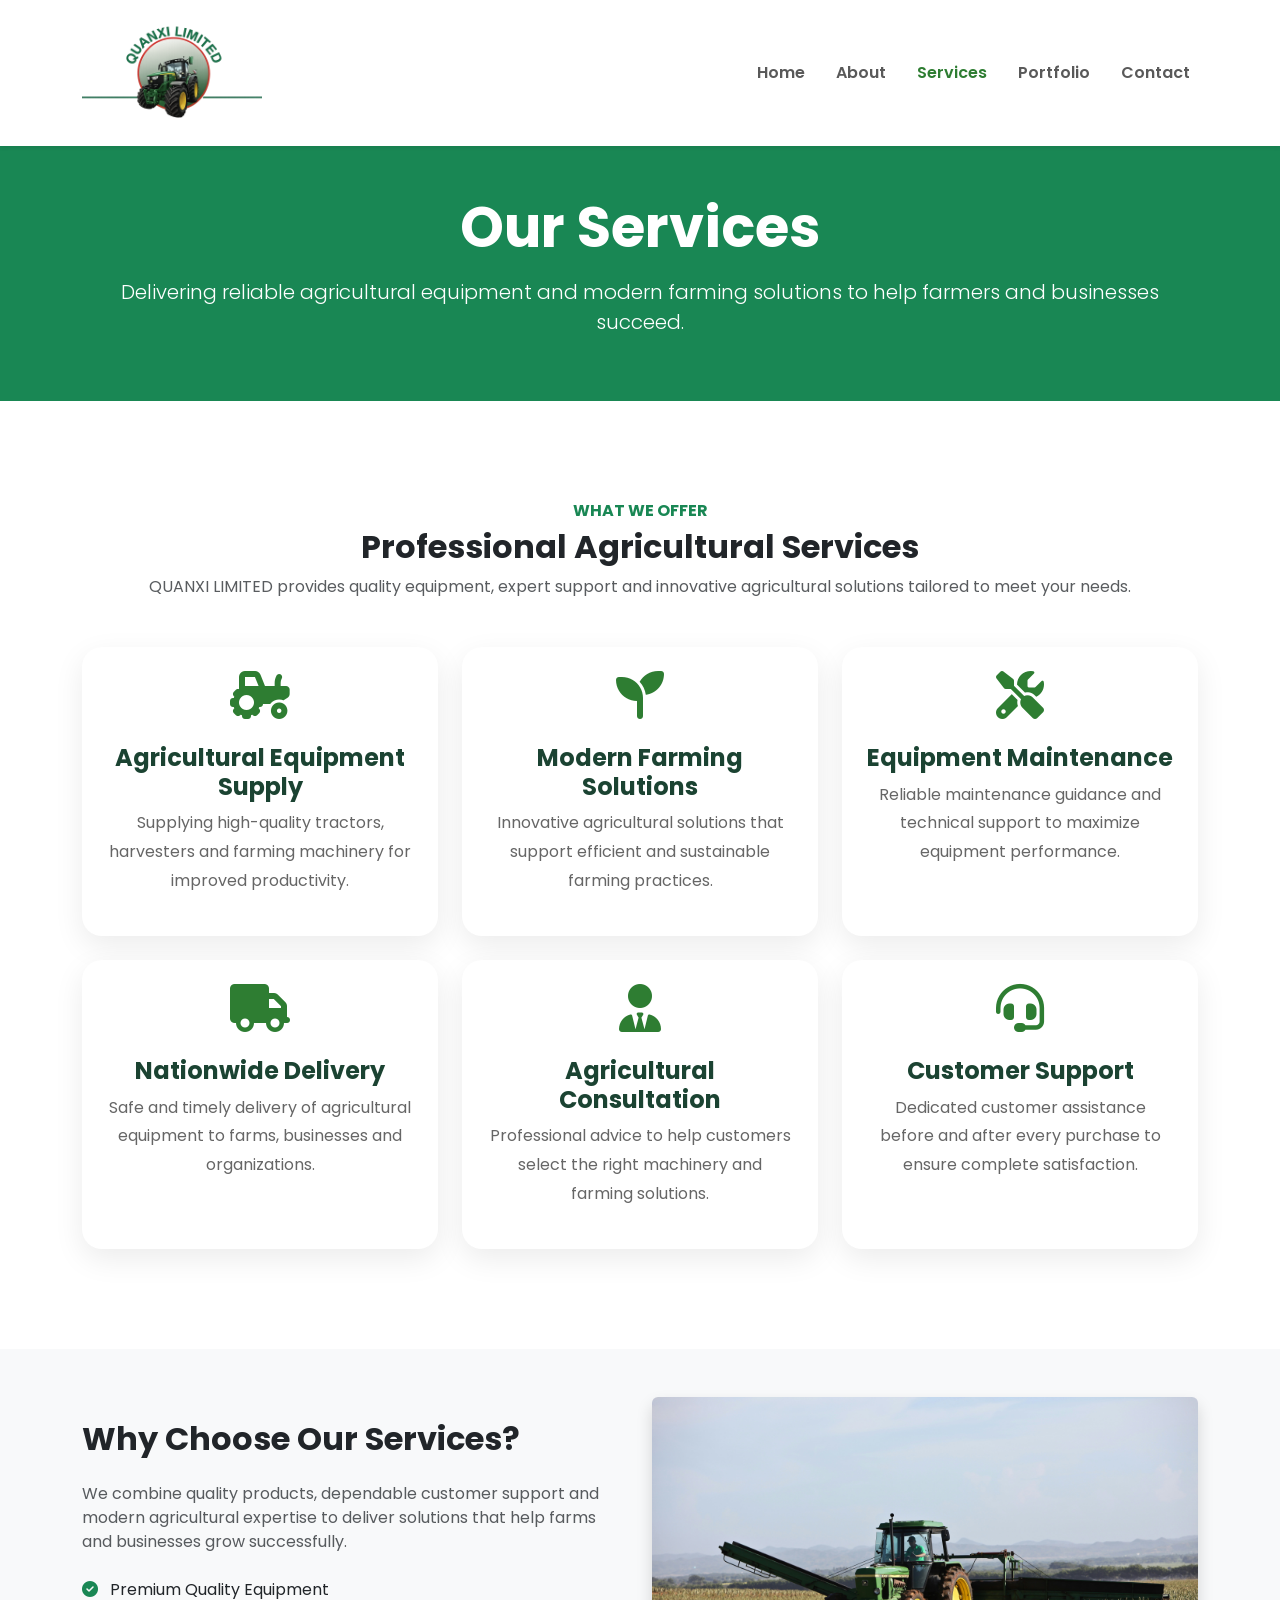
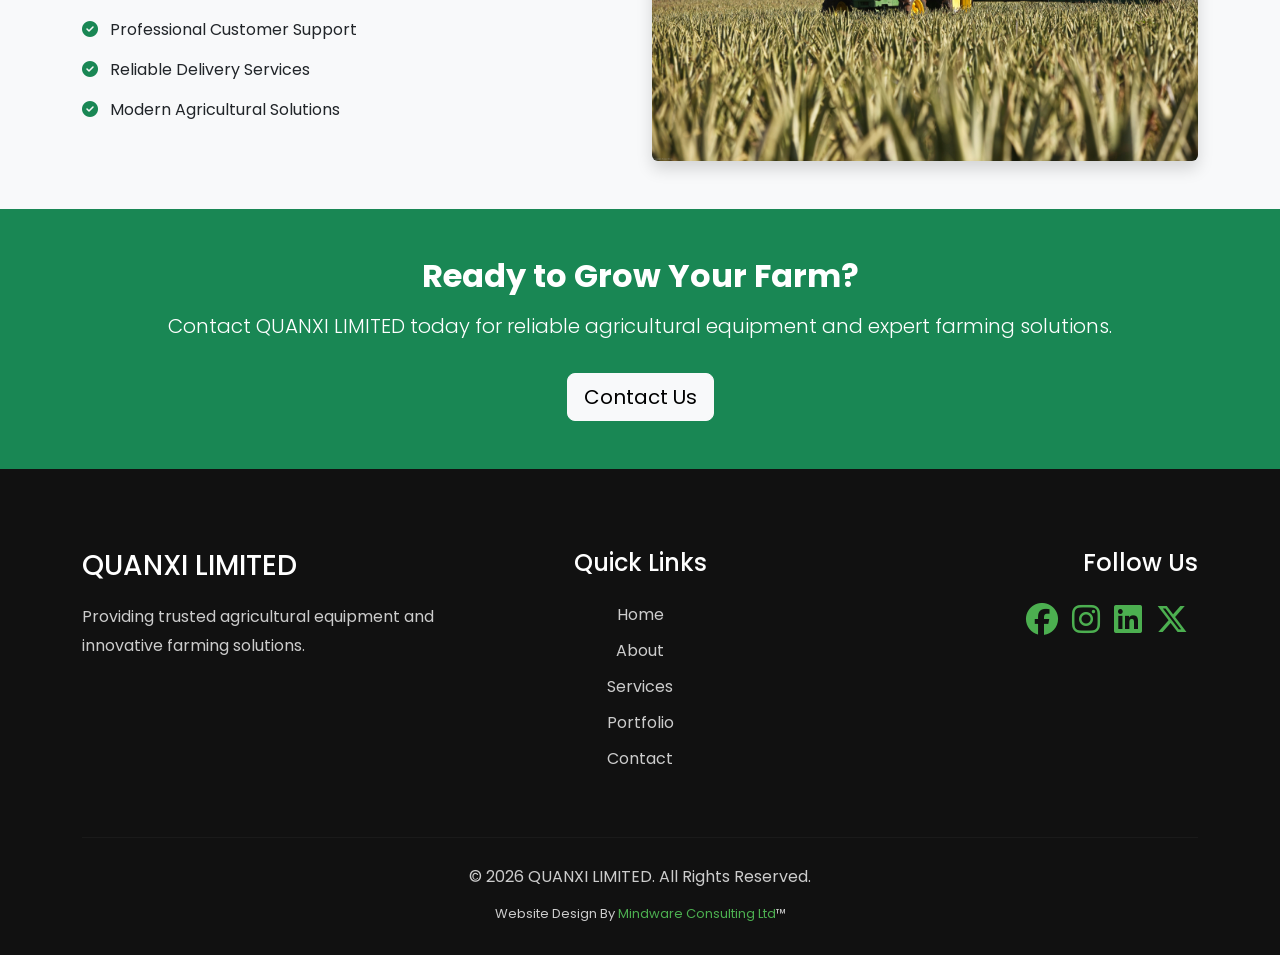
<file: services.html>
<!DOCTYPE html>
<html lang="en">
<head>
    <meta charset="UTF-8">
    <meta name="viewport" content="width=device-width, initial-scale=1.0">
    <title>Services - QUANXI LIMITED</title>

    <link href="https://cdn.jsdelivr.net/npm/bootstrap@5.3.8/dist/css/bootstrap.min.css" rel="stylesheet">
    <link rel="stylesheet" href="https://cdnjs.cloudflare.com/ajax/libs/font-awesome/6.7.2/css/all.min.css">
    <link href="https://fonts.googleapis.com/css2?family=Poppins:wght@300;400;500;600;700;800&display=swap" rel="stylesheet">
    <link rel="stylesheet" href="css/style.css">
</head>

<body>
<body>

<!-- Navbar -->
<nav class="navbar navbar-expand-lg bg-white shadow-sm">
    <div class="container">

        <a class="navbar-brand d-flex align-items-center" href="/">

    <img src="images/logo/logo.png"
     class="company-logo img-fluid"
     alt="QUANXI LIMITED">


</a>

        <button class="navbar-toggler" type="button"
            data-bs-toggle="collapse"
            data-bs-target="#navbarNav">
            <span class="navbar-toggler-icon"></span>
        </button>

        <div class="collapse navbar-collapse" id="navbarNav">

            <ul class="navbar-nav ms-auto">

                <li class="nav-item">
                    <a class="nav-link" href="/">Home</a>
                </li>

                <li class="nav-item">
                    <a class="nav-link" href="/about">About</a>
                </li>

                <li class="nav-item">
                    <a class="nav-link active" href="/services">Services</a>
                </li>

                <li class="nav-item">
                    <a class="nav-link" href="/portfolio">Portfolio</a>
                </li>

                <li class="nav-item">
                    <a class="nav-link" href="/contact">Contact</a>
                </li>

            </ul>

        </div>

    </div>
</nav>

<!-- Hero -->
<section class="bg-success text-white py-5">
    <div class="container text-center">

        <h1 class="display-4 fw-bold">
            Our Services
        </h1>

        <p class="lead mt-3">
            Delivering reliable agricultural equipment and modern farming
            solutions to help farmers and businesses succeed.
        </p>

    </div>
</section>

<!-- Services -->
<section class="services-section">

    <div class="container">

        <div class="text-center mb-5">

            <h6 class="text-success text-uppercase fw-bold">
                What We Offer
            </h6>

            <h2 class="fw-bold">
                Professional Agricultural Services
            </h2>

            <p class="text-muted">
                QUANXI LIMITED provides quality equipment, expert support and
                innovative agricultural solutions tailored to meet your needs.
            </p>

        </div>

        <div class="row g-4">

            <!-- 1 -->
            <div class="col-lg-4 col-md-6">
                <div class="service-card text-center p-4 h-100">
                    <i class="fas fa-tractor service-icon"></i>

                    <h4 class="mt-4">
                        Agricultural Equipment Supply
                    </h4>

                    <p>
                        Supplying high-quality tractors, harvesters and farming
                        machinery for improved productivity.
                    </p>
                </div>
            </div>

            <!-- 2 -->
            <div class="col-lg-4 col-md-6">
                <div class="service-card text-center p-4 h-100">
                    <i class="fas fa-seedling service-icon"></i>

                    <h4 class="mt-4">
                        Modern Farming Solutions
                    </h4>

                    <p>
                        Innovative agricultural solutions that support efficient
                        and sustainable farming practices.
                    </p>
                </div>
            </div>

            <!-- 3 -->
            <div class="col-lg-4 col-md-6">
                <div class="service-card text-center p-4 h-100">
                    <i class="fas fa-screwdriver-wrench service-icon"></i>

                    <h4 class="mt-4">
                        Equipment Maintenance
                    </h4>

                    <p>
                        Reliable maintenance guidance and technical support to
                        maximize equipment performance.
                    </p>
                </div>
            </div>

            <!-- 4 -->
            <div class="col-lg-4 col-md-6">
                <div class="service-card text-center p-4 h-100">
                    <i class="fas fa-truck service-icon"></i>

                    <h4 class="mt-4">
                        Nationwide Delivery
                    </h4>

                    <p>
                        Safe and timely delivery of agricultural equipment to
                        farms, businesses and organizations.
                    </p>
                </div>
            </div>

            <!-- 5 -->
            <div class="col-lg-4 col-md-6">
                <div class="service-card text-center p-4 h-100">
                    <i class="fas fa-user-tie service-icon"></i>

                    <h4 class="mt-4">
                        Agricultural Consultation
                    </h4>

                    <p>
                        Professional advice to help customers select the right
                        machinery and farming solutions.
                    </p>
                </div>
            </div>

            <!-- 6 -->
            <div class="col-lg-4 col-md-6">
                <div class="service-card text-center p-4 h-100">
                    <i class="fas fa-headset service-icon"></i>

                    <h4 class="mt-4">
                        Customer Support
                    </h4>

                    <p>
                        Dedicated customer assistance before and after every
                        purchase to ensure complete satisfaction.
                    </p>
                </div>
            </div>

        </div>

    </div>

</section>

<!-- Why Choose Our Services -->
<section class="py-5 bg-light">

    <div class="container">

        <div class="row align-items-center">

            <div class="col-lg-6">

                <h2 class="fw-bold mb-4 mobile-heading">
                    Why Choose Our Services?
                </h2>

                <p class="text-muted">
                    We combine quality products, dependable customer support and
                    modern agricultural expertise to deliver solutions that help
                    farms and businesses grow successfully.
                </p>

                <ul class="list-unstyled mt-4">

                    <li class="mb-3">
                        <i class="fas fa-check-circle text-success me-2"></i>
                        Premium Quality Equipment
                    </li>

                    <li class="mb-3">
                        <i class="fas fa-check-circle text-success me-2"></i>
                        Professional Customer Support
                    </li>

                    <li class="mb-3">
                        <i class="fas fa-check-circle text-success me-2"></i>
                        Reliable Delivery Services
                    </li>

                    <li class="mb-3">
                        <i class="fas fa-check-circle text-success me-2"></i>
                        Modern Agricultural Solutions
                    </li>

                </ul>

            </div>

            <div class="col-lg-6 text-center">

                <img src="images/services/services.jpg"
                     class="img-fluid rounded shadow"
                     alt="Our Services">

            </div>

        </div>

    </div>

</section>

<!-- Call To Action -->
<section class="py-5 bg-success text-white text-center">

    <div class="container">

        <h2 class="fw-bold">
            Ready to Grow Your Farm?
        </h2>

        <p class="lead mt-3">
            Contact QUANXI LIMITED today for reliable agricultural equipment
            and expert farming solutions.
        </p>

        <a href="/contact" class="btn btn-light btn-lg mt-3">
            Contact Us
        </a>

    </div>

</section>

<!-- ================= Footer ================= -->

<footer class="footer">

    <div class="container">

        <div class="row gy-4">

            <div class="col-lg-4 text-center text-lg-start">

                <h3>QUANXI LIMITED</h3>

                <p>
                    Providing trusted agricultural equipment
                    and innovative farming solutions.
                </p>

            </div>

            <div class="col-lg-4 text-center">

                <h4>Quick Links</h4>

                <ul class="list-unstyled footer-links">

                    <li><a href="/">Home</a></li>

                    <li><a href="/about">About</a></li>

                    <li><a href="/services">Services</a></li>

                    <li><a href="/portfolio">Portfolio</a></li>

                    <li><a href="/contact">Contact</a></li>

                </ul>

            </div>

            <div class="col-lg-4 text-center text-lg-end">

                <h4>Follow Us</h4>

                <div class="social-icons">

                    <a href="#"><i class="fab fa-facebook fa-2x"></i></a>

                    <a href="#"><i class="fab fa-instagram fa-2x"></i></a>

                    <a href="#"><i class="fab fa-linkedin fa-2x"></i></a>

                    <a href="#"><i class="fab fa-x-twitter fa-2x"></i></a>

                </div>

            </div>

        </div>

        <hr>

        <p class="text-center mb-0">

            © 2026 QUANXI LIMITED. All Rights Reserved.

        </p>

        <p class="text-center footer-credit mb-0">

            Website Design By <a href="https://mindwareconsult.com.ng/" target="_blank" rel="noopener noreferrer" class="footer-credit-link">Mindware Consulting Ltd</a>&#8482;

        </p>

    </div>

</footer>

<!-- Bootstrap JS -->
<script src="https://cdn.jsdelivr.net/npm/bootstrap@5.3.8/dist/js/bootstrap.bundle.min.js"></script>
</body>
</html>
</file>
<file: css/style.css>
html{
    scroll-behavior:smooth;
}
.company-logo{
    width:180px;
    max-width:100%;
    height:auto;
    object-fit:contain;
    transition:.35s ease;
}

.company-logo:hover{
    transform:scale(1.03);
}
body{

font-family:'Poppins',sans-serif;

overflow-x:hidden;

}

.navbar-brand {
    font-size: 1.5rem;
}
.hero{

    min-height:100vh;

    display:flex;

    align-items:center;

    background:#f8f9fa;

    padding:80px 0;

}

.hero h1{
    font-size:clamp(2rem,5vw,3.5rem);
    
    font-weight:800;

    color:#1B4332;

    line-height:1.2;

}

.hero p{

    color:#666;

    font-size:18px;

    line-height:1.9;

    margin:25px 0;

}

.hero img{
    width:100%;
    max-width:600px;
    display:block;
    margin:auto;
    object-fit:cover;
}
.hero img:hover{

    transform:translateY(-10px);

}

.hero .btn{

    padding:14px 34px;

    border-radius:50px;

    transition:.35s;

}

.hero .btn:hover{

    transform:translateY(-4px);

}
/* ===========================
   Why Choose Us
=========================== */

.feature-card{
    background:#fff;
    border-radius:18px;
    box-shadow:0 10px 30px rgba(0,0,0,.08);
    transition:.35s ease;
}

.feature-card:hover{
    transform:translateY(-10px);
    box-shadow:0 15px 35px rgba(0,0,0,.12);
}

.icon-box{
    width:85px;
    height:85px;
    background:#2E7D32;
    color:#fff;
    border-radius:50%;
    display:flex;
    justify-content:center;
    align-items:center;
    margin:auto;
    font-size:2rem;
}

.feature-card h4{
    font-weight:700;
    margin-bottom:15px;
}

.feature-card p{
    color:#666;
}
/* ===========================
   About Section
=========================== */

.about-section{
    padding:100px 0;
    background:#fff;
}

.about-section img{
    width:100%;
    border-radius:20px;
    box-shadow:0 20px 40px rgba(0,0,0,.15);
    transition:.4s ease;
}

.about-section img:hover{
    transform:scale(1.03);
}

.about-section h6{
    letter-spacing:2px;
    margin-bottom:15px;
}

.about-section h2{
    color:#1B4332;
    font-size:2.5rem;
    line-height:1.3;
}

.about-section p{
    color:#666;
    line-height:1.9;
    margin-bottom:18px;
}

.about-section .btn{
    padding:12px 30px;
    border-radius:50px;
    font-weight:600;
    transition:.3s;
}

.about-section .btn:hover{
    transform:translateY(-3px);
}
/* ===========================
   Services Section
=========================== */

.services-section{
    padding:100px 0;
}

.service-card{
    background:#fff;
    border-radius:20px;
    box-shadow:0 10px 30px rgba(0,0,0,.08);
    transition:.3s ease;
}

.service-card:hover{
    transform:translateY(-10px);
    box-shadow:0 20px 40px rgba(0,0,0,.12);
}

.service-icon{
    font-size:3rem;
    color:#2E7D32;
}

.service-card h4{
    margin-top:20px;
    color:#1B4332;
    font-weight:700;
}

.service-card p{
    color:#666;
    line-height:1.8;
}

/* ===========================
   Global Buttons
=========================== */

.btn-success{
    border-radius:50px;
    padding:12px 30px;
    font-weight:600;
    transition:all .3s ease;
}

.btn-success:hover{
    background:#1f6d29;
    border-color:#1f6d29;
    transform:translateY(-4px);
    box-shadow:0 15px 30px rgba(0,0,0,.15);
}
/* ===========================
   Portfolio Hero
=========================== */

.portfolio-hero{

    background:linear-gradient(rgba(0,0,0,.60),rgba(0,0,0,.60)),
    url("../images/portfolio/portfolio1.jpg");

    background-size:cover;
    background-position:center;
    background-repeat:no-repeat;

    padding:150px 0;

    color:#fff;

}

.portfolio-hero h1{

    font-size:3.2rem;

    margin:20px 0;

}

.portfolio-hero p{

    max-width:700px;

    margin:auto;

}



/* ===========================
   Portfolio Section
=========================== */

.portfolio-section{

    padding:100px 0;

}

.portfolio-section .btn{

    transition:.3s;

}

.portfolio-section .btn:hover{

    transform:translateY(-3px);

}



/* ===========================
   Portfolio Card
=========================== */

.portfolio-card{

    background:#fff;

    border-radius:20px;

    overflow:hidden;

    box-shadow:0 15px 35px rgba(0,0,0,.08);

    transition:.4s;

    height:100%;

    display:flex;

    flex-direction:column;

}

.portfolio-card:hover{

    transform:translateY(-10px);

    box-shadow:0 25px 50px rgba(0,0,0,.15);

}



/* Images */

.portfolio-card img{

    width:100%;

    height:240px;

    object-fit:cover;

    transition:.5s;

}

.portfolio-card:hover img{

    transform:scale(1.08);

}



/* Card Body */

.portfolio-card .p-4{

    flex:1;

    display:flex;

    flex-direction:column;

}

.portfolio-card h4{

    color:#1B4332;

    font-weight:700;

    margin-bottom:15px;

}

.portfolio-card p{

    color:#666;

    line-height:1.8;

    flex-grow:1;

}

.portfolio-card .btn{

    align-self:flex-start;

}



/* ===========================
   Statistics
=========================== */

.stats-section{

    background:#f8f9fa;

}

.stats-section h2{

    font-size:3rem;

    color:#2E7D32;

    font-weight:700;

}

.stats-section p{

    color:#666;

}



/* ===========================
   CTA
=========================== */

.cta-section{

    background:#2E7D32;

    color:#fff;

    padding:90px 0;

}

.cta-section .btn{

    transition:.3s;

}

.cta-section .btn:hover{

    transform:translateY(-4px);

}



/* ===========================
   Footer
=========================== */

footer{

    background:#111;

}

footer h3,
footer h4{

    margin-bottom:20px;

}

footer p{

    color:#ccc;

}

footer ul{

    padding:0;

}

footer ul li{

    margin-bottom:10px;

}

footer ul li a{

    color:#ccc;

    text-decoration:none;

    transition:.3s;

}

footer ul li a:hover{

    color:#2E7D32;

}

footer i{

    cursor:pointer;

    transition:.3s;

}

footer i:hover{

    color:#2E7D32;

    transform:translateY(-5px);

}

/*==================================
        COMPANY LOGO
==================================*/

.logo-icon{

    width:60px;
    height:60px;

    border-radius:50%;

    background:linear-gradient(135deg,#2E7D32,#4CAF50);

    display:flex;
    justify-content:center;
    align-items:center;

    color:#fff;

    font-size:28px;

    transition:.4s ease;

    box-shadow:0 10px 25px rgba(46,125,50,.25);

}

.logo-title{

    font-size:26px;

    font-weight:800;

    color:#1B4332;

    letter-spacing:1px;

    line-height:1;

    transition:.3s;

}

.logo-subtitle{

    color:#4CAF50;

    font-size:12px;

    letter-spacing:4px;

    font-weight:700;

    text-transform:uppercase;

}

.navbar-brand{

    text-decoration:none;

}

.navbar-brand:hover .logo-icon{

    transform:rotate(-10deg) scale(1.08);

    box-shadow:0 15px 35px rgba(46,125,50,.45);

}

.navbar-brand:hover .logo-title{

    color:#2E7D32;

}
.navbar-nav .nav-link{

    font-weight:600;

    margin-left:15px;

    transition:.3s;

}

.navbar-nav .nav-link:hover{

    color:#2E7D32;

}

.navbar-nav .nav-link.active{

    color:#2E7D32 !important;

}

/*==================================
CONTACT PREVIEW
==================================*/

.contact-preview{
    text-align:center;
}

.contact-preview h6{
    font-size:14px;
}

.contact-preview h2{
    font-size:1.9rem;
}

.contact-preview p{
    font-size:15px;
}

.contact-item{

    font-size:18px;

    margin-bottom:18px;

}

.contact-box{

    background:#fff;

    padding:50px;

    border-radius:25px;

    text-align:center;

    box-shadow:0 15px 40px rgba(0,0,0,.08);

    transition:.4s;

}

.contact-box:hover{

    transform:translateY(-10px);

    box-shadow:0 25px 50px rgba(0,0,0,.15);

}

.contact-box i{

    font-size:70px;

    color:#2E7D32;

    margin-bottom:25px;

}



/*==================================
FOOTER
==================================*/

.footer{

    background:#111;

    color:#fff;

    padding:80px 0 30px;

}

.footer p{

    color:#ccc;

    line-height:1.8;

}

.footer h4{

    margin-bottom:25px;

}

.footer-links{

    list-style:none;

    padding:0;

}

.footer-links li{

    margin-bottom:12px;

}

.footer-links a{

    color:#ccc;

    text-decoration:none;

    transition:.3s;

}

.footer-links a:hover{

    color:#4CAF50;

    padding-left:10x;

}

.footer hr{

    border-color:rgba(255,255,255,.15);

    margin:50px 0 25px;

}

.footer-credit{

    color:#aaa;

    font-size:13px;

    margin-top:10px;

}

.footer-credit-link{

    color:#4CAF50;

    text-decoration:none;

    transition:.3s;

}

.footer-credit-link:hover{

    color:#fff;

    text-decoration:underline;

}

.footer i{

    color:#4CAF50;

    margin-right:10px;

}

/*==================================
        CONTACT HERO
==================================*/

.contact-hero{

    background:linear-gradient(rgba(0,0,0,.65),rgba(0,0,0,.65)),
    url("../images/hero/hero.jpg");

    background-size:cover;
    background-position:center;
    background-repeat:no-repeat;

    padding:150px 0;

    color:#fff;

}

.contact-hero h1{

    font-size:3.2rem;
    margin:20px 0;

}

.contact-hero p{

    max-width:700px;
    margin:auto;

}



/*==================================
        CONTACT SECTION
==================================*/

.contact-section{

    padding:100px 0;

}

.contact-card{
    display:flex;
    align-items:flex-start;
    gap:20px;
    padding:30px;
    background:#fff;
    border-radius:18px;
    box-shadow:0 10px 30px rgba(0,0,0,.08);
    transition:.35s;
    margin-bottom: 25px;
}

.contact-card:hover{

    transform:translateY(-8px);

    box-shadow:0 20px 40px rgba(0,0,0,.15);

}

.contact-card i{
    font-size:28px;
    color:#2E7D32;
    min-width:35px;
    margin-top:5px;
}

.contact-card h5{
    margin-bottom:10px;
    color:#1B4332;
    font-weight:700;
}

.contact-card p{
    margin-bottom:8px;
    line-height:1.7;
    word-break:break-word;
}


/*==================================
        CONTACT FORM
==================================*/

.form-box{

    background:#fff;

    padding:40px;

    border-radius:20px;

    box-shadow:0 15px 40px rgba(0,0,0,.08);

}

.form-control{

    border-radius:12px;

    padding:15px;

    border:1px solid #ddd;

    transition:.3s;

}

.form-control:focus{

    border-color:#2E7D32;

    box-shadow:0 0 0 .2rem rgba(46,125,50,.15);

}

.form-box .btn{

    padding:14px 35px;

    transition:.3s;

}

.form-box .btn:hover{

    transform:translateY(-4px);

}



/*==================================
        MANAGEMENT TEAM
==================================*/

.team-section{

    padding:100px 0;

}

.team-card{

    background:#fff;

    padding:40px;

    border-radius:20px;

    box-shadow:0 10px 30px rgba(0,0,0,.08);

    transition:.4s;

}

.team-card:hover{

    transform:translateY(-10px);

    box-shadow:0 20px 45px rgba(0,0,0,.15);

}

.team-avatar{

    width:100px;

    height:100px;

    margin:0 auto 25px;

    border-radius:50%;

    background:linear-gradient(135deg,#2E7D32,#4CAF50);

    color:#fff;

    display:flex;

    justify-content:center;

    align-items:center;

    font-size:34px;

    font-weight:700;

    transition:.4s;

}

.team-card:hover .team-avatar{

    transform:rotate(10deg) scale(1.08);

}

.team-card h3{

    color:#1B4332;

    margin-bottom:10px;

}

.team-card p{

    color:#666;

    line-height:1.8;

}



/*==================================
        OFFICE LOCATION
==================================*/

.location-section{

    padding:100px 0;

}

.location-card{

    background:#fff;

    text-align:center;

    padding:60px;

    border-radius:20px;

    box-shadow:0 15px 40px rgba(0,0,0,.08);

    transition:.4s;

}

.location-card:hover{

    transform:translateY(-10px);

    box-shadow:0 25px 50px rgba(0,0,0,.15);

}

.location-card i{

    font-size:70px;

    color:#2E7D32;

    margin-bottom:25px;

}

.location-card h4{

    color:#1B4332;

    font-weight:700;

}

.location-card p{

    color:#666;

}

/* ==========================
   RESPONSIVE DESIGN
========================== */

@media (max-width:992px){

.hero{

text-align:center;

padding:70px 0;

}

.hero img{

margin-top:40px;

max-width:500px;

}

.company-logo{

width:150px;

}

.navbar-nav{

text-align:center;

padding:20px 0;

}

.navbar-nav .nav-link{

margin:10px 0;

}

.footer{

text-align:center;

}

.footer-company-logo{

width:200px;

max-width:100%;

height:auto;

display:block;

object-fit:contain;

}

}


@media(max-width:768px){

.hero h1{

font-size:2rem;
text-align: center;
}

.hero p{

font-size:15px;
text-align: center;
}

.hero .btn{

width:100%;

margin-bottom:15px;

}

/* Why Choose Us */
.feature-card h4{
    text-align:center;
    font-size:1.5rem;
}

.feature-card p{
    text-align:center;
}

.feature-card ul{
    text-align:left;
}

.footer{
    text-align:center;
}

.footer .d-flex{
    justify-content:center !important;
}

.footer p,
.footer h4{
    text-align:center;
}

.footer-links{
    padding:0;
}

.footer-links li{
    text-align:center;
}

.footer .contact-item{
    justify-content:center;
    text-align:center;
}

.footer .contact-item i{
    margin-top:5px;
}

.company-logo{
    display:block;
    margin:0 auto 20px;
}

.footer .col-lg-4:first-child{
    text-align:center;
}

.navbar-collapse{
    text-align:center;
}

.navbar-nav{
    padding-top:15px;
}

.navbar-nav .nav-link{
    padding:10px;
}

.about-section{
    text-align:center;
}

.about-section h6{
    font-size:13px;
}

.about-section h2{
    font-size:1.4rem !important;
    line-height:1.4 !important;
    text-align: center;
}

.about-section p{
    font-size:15px;
}

.about-section .btn{
    display:inline-block;
}

.services-section{
    text-align:center;
}

.services-section h6{
    font-size:14px;
}

.services-section h2{
    font-size:1.4rem !important;
    line-height:1.4 !important;
    text-align: center;
}

.services-section p{
    font-size:15px;
}

.mobile-heading{
    font-size:1.7rem !important;
    text-align:center;
}

/* Portfolio Footer Mobile */
.footer .row{
    text-align:center;
}

.footer .col-lg-4{
    display:flex;
    flex-direction:column;
    justify-content:center;
    align-items:center;
    text-align:center !important;
    margin-bottom:35px;
}

.footer h3,
.footer h4,
.footer p{
    width:100%;
    text-align:center !important;
}

.footer ul{
    padding:0;
    margin:0;
}

.footer ul li{
    text-align:center;
    list-style:none;
    margin-bottom:10px;
}

.social-icons{
    display:flex;
    justify-content:center;
    align-items:center;
    gap:18px;
    width:100%;
}

.contact-section{
    text-align:center;
}

.contact-section h2{
    font-size:1.4rem !important;
    line-height:1.4 !important;
    text-align: center;
}

.portfolio-section{
    text-align:center;
}

.portfolio-section h6{
    font-size:14px;
}

.portfolio-section h2{
    font-size:1.9rem;
}

.portfolio-section p{
    font-size:15px;
}

.about-section,

.services-section,

.portfolio-section,

.contact-section,

.team-section,

.location-section{

padding:70px 0;

}

.portfolio-card{
    text-align:center;
}

.portfolio-card .p-4{
    align-items:center;
}

.portfolio-card h4{
    font-size:20px;
}

.portfolio-card p{
    font-size:15px;
}

.portfolio-card .btn{
    align-self:center;
}

.portfolio-hero h1{
    font-size:1.8rem;
    text-align: center;
}

.portfolio-hero p{
    font-size:15px;
    text-align: center;
}

.contact-hero h1{
    font-size:1.8rem;
    text-align: center;
}

.contact-hero p{
    font-size:15px;
    text-align: center;
}

.about-hero h1{
    font-size:1.8rem;
    text-align: center;
}

.about-hero p{
    font-size:15px;
    text-align: center;
}

.services-hero h1{
    font-size:1.8rem;
    text-align: center;
}

.services-hero p{
    font-size:15px;
    text-align: center;
}

.service-card{
    text-align:center;
}

.service-card h4{
    font-size:20px;
}

.service-card p{
    font-size:15px;
}

.contact-card{
    text-align:center;
}

.contact-card h5{
    font-size:20px;
}

.contact-card p{
    font-size:15px;
}

h2{
    font-size:2rem;
}
h6{
    font-size:14px;
}

.portfolio-card img{
    height:220px;
}

.hero img{
    max-width:90%;
    margin:auto;
}

.service-card,

.portfolio-card,

.team-card,

.contact-card{

margin-bottom:25px;

}

.contact-card{

flex-direction:column;

text-align:center;

}

.contact-card i{

margin:auto;

}

}


@media(max-width:576px){

body{

overflow-x:hidden;

}

.container{
    padding-left:20px;
    padding-right:20px;
}

.company-logo{

width:120px;

}

@media (max-width:576px){

.hero h1,
.about-hero h1,
.services-hero h1,
.portfolio-hero h1,
.contact-hero h1{
    font-size:1.9rem;
}

.hero p,
.about-hero p,
.services-hero p,
.portfolio-hero p,
.contact-hero p{
    font-size:14px;
}

.portfolio-card h4,
.service-card h4,
.team-card h3{
    font-size:20px;
}

.portfolio-card p,
.service-card p,
.team-card p,
.contact-card p{
    font-size:14px;
}

}

.hero{

padding:60px 0;

}

.hero h1{

font-size:2rem;

}

.hero p{

font-size:15px;

}

.hero img{

max-width:100%;

}

.about-section h2{

font-size:2rem;

}

.service-card{

padding:25px;

}

.service-icon{

font-size:2.3rem;

}

.footer{

padding:60px 0 30px;

}

.footer h4{

margin-top:30px;

}

.footer-company-logo{

width:180px;

}

.contact-item{

display:flex;

align-items:flex-start;

gap:12px;

}

}


@media(max-width:400px){

.hero h1{

font-size:1.6rem;

}

.btn{

width:100%;

}

@media (max-width:991px){

.contact-card{
    flex-direction:column;
    align-items:center;
    text-align:center;
}

.contact-card i{
    margin:0 0 15px;
}

.contact-card div{
    width:100%;
}

.contact-card p{
    text-align:center;
}

}

}

.contact-item{
    display:flex;
    align-items:flex-start;
    gap:15px;
}

.contact-item i{
    color:#28a745;
    font-size:20px;
    margin-top:5px;
}

.contact-item p{
    margin:0;
    line-height:1.8;
}

.contact-card p,
.contact-card a{
    word-break:break-word;
}

.footer-company-logo{
width:210px;
height:auto;
display:block;
margin-bottom:20px;
}

img{
    max-width:100%;
    height:auto;
}

.service-card,
.team-card,
.portfolio-card,
.contact-card{
    cursor:pointer;
}
</file>
